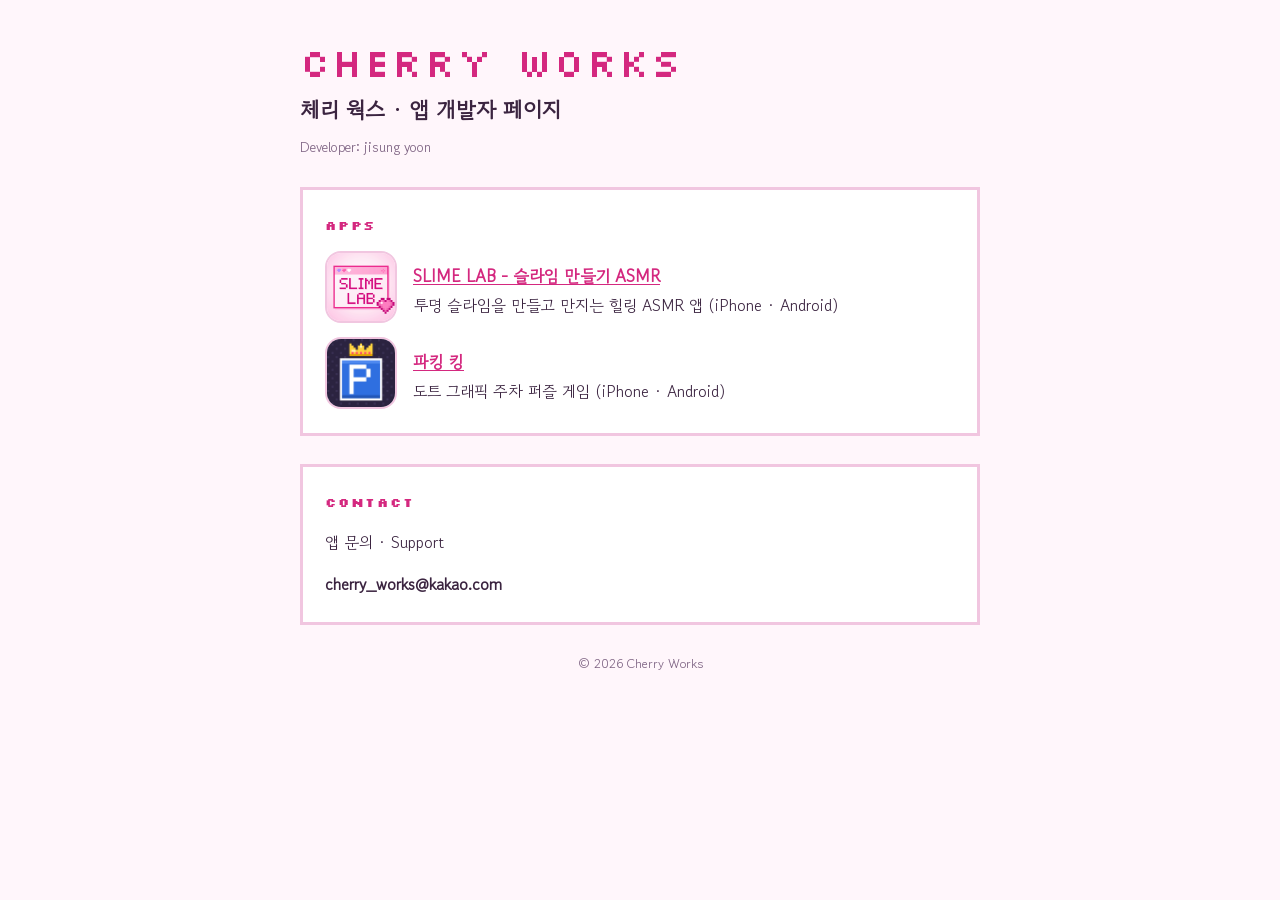
<file: index.html>
<!doctype html>
<html lang="ko">
<head>
<meta charset="utf-8">
<meta name="viewport" content="width=device-width, initial-scale=1">
<title>Cherry Works</title>
<meta name="description" content="Cherry Works에서 만든 앱과 고객 지원 안내">
<link rel="stylesheet" href="site.css">
</head>
<body>
<main>
  <header>
    <span class="mark">CHERRY WORKS</span>
    <h1>체리 웍스 · 앱 개발자 페이지</h1>
    <p class="meta">Developer: jisung yoon</p>
  </header>

  <section>
    <h2>Apps</h2>
    <div class="app">
      <img src="slime-lab/icon.png" alt="SLIME LAB 앱 아이콘" width="72" height="72">
      <div>
        <h3><a href="slime-lab/">SLIME LAB - 슬라임 만들기 ASMR</a></h3>
        <p>투명 슬라임을 만들고 만지는 힐링 ASMR 앱 (iPhone · Android)</p>
      </div>
    </div>
    <div class="app">
      <img src="parking-king/icon.png" alt="파킹 킹 앱 아이콘" width="72" height="72">
      <div>
        <h3><a href="parking-king/">파킹 킹</a></h3>
        <p>도트 그래픽 주차 퍼즐 게임 (iPhone · Android)</p>
      </div>
    </div>
  </section>

  <section>
    <h2>Contact</h2>
    <p>앱 문의 · Support</p>
    <p class="mail">cherry_works@kakao.com</p>
  </section>

  <footer>© 2026 Cherry Works</footer>
</main>
</body>
</html>
</file>
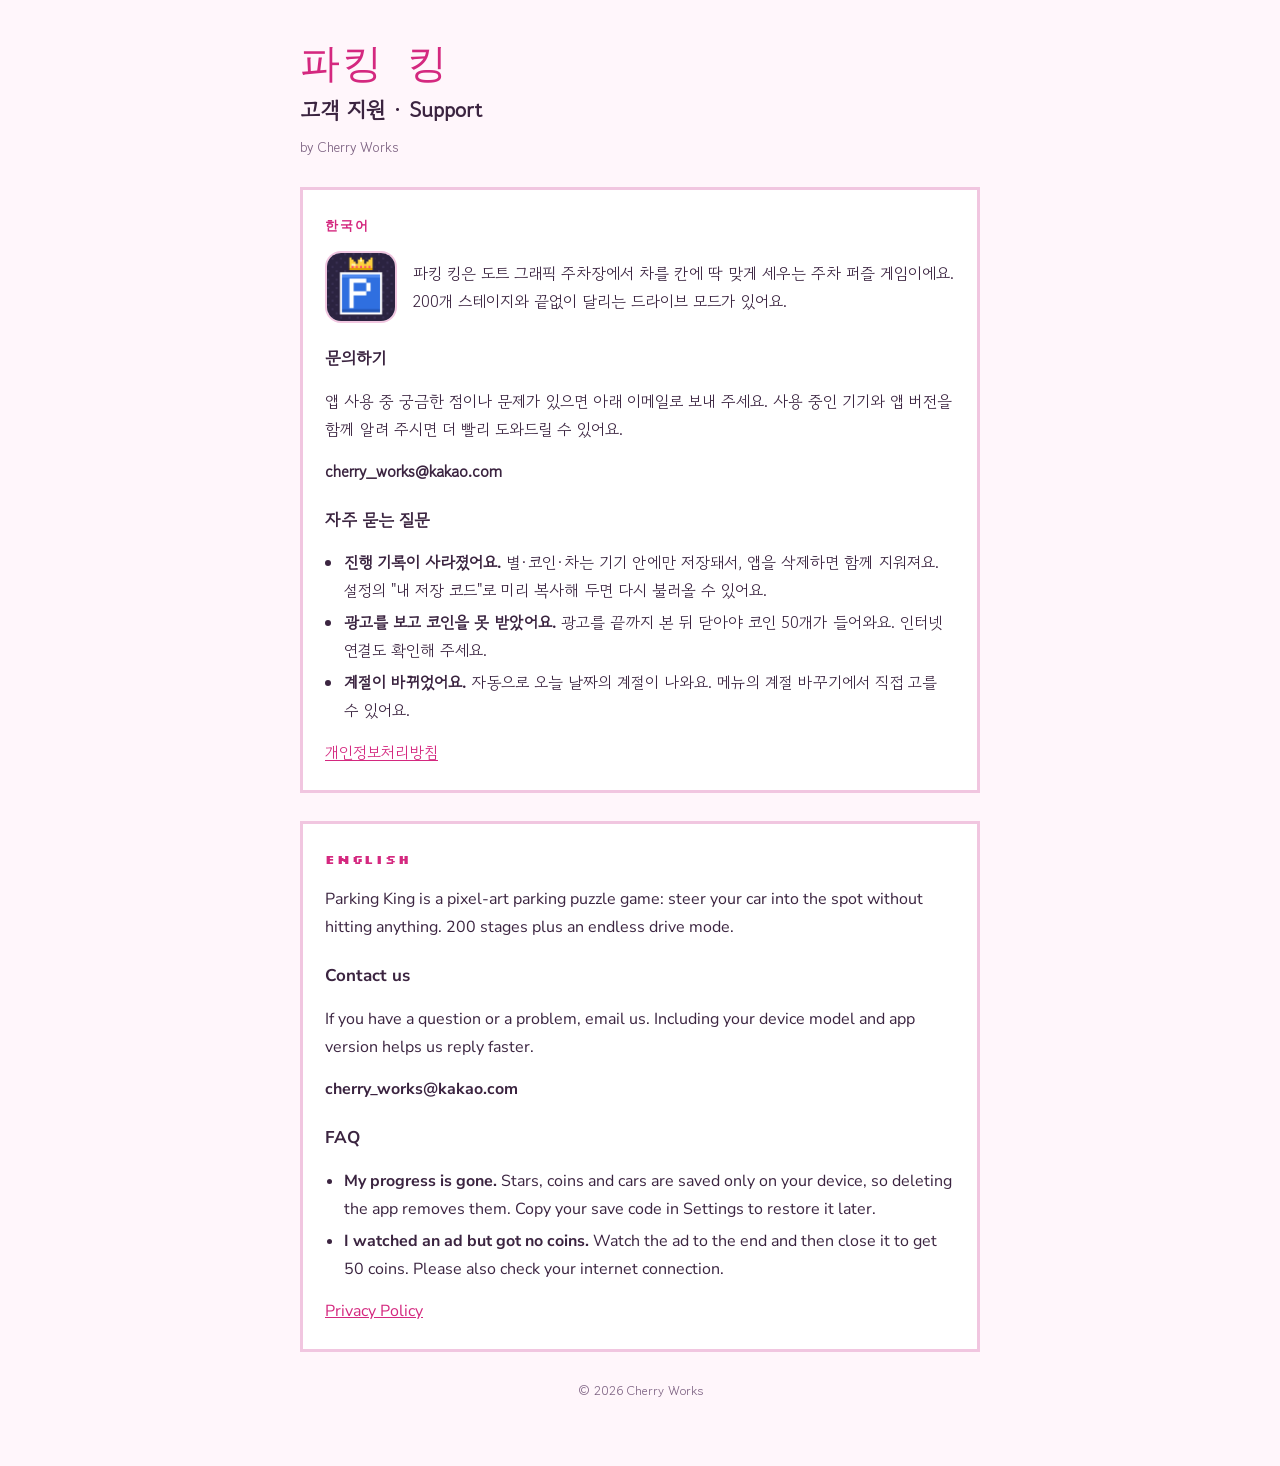
<file: parking-king/index.html>
<!doctype html>
<html lang="ko">
<head>
<meta charset="utf-8">
<meta name="viewport" content="width=device-width, initial-scale=1">
<title>파킹 킹 Support</title>
<meta name="description" content="파킹 킹 고객 지원 · Support">
<link rel="stylesheet" href="../site.css">
</head>
<body>
<main>
  <header>
    <a class="mark" href="../">파킹 킹</a>
    <h1>고객 지원 · Support</h1>
    <p class="meta">by Cherry Works</p>
  </header>

  <section lang="ko">
    <h2>한국어</h2>
    <div class="app">
      <img src="icon.png" alt="파킹 킹 앱 아이콘" width="72" height="72">
      <div><p>파킹 킹은 도트 그래픽 주차장에서 차를 칸에 딱 맞게 세우는 주차 퍼즐 게임이에요. 200개 스테이지와 끝없이 달리는 드라이브 모드가 있어요.</p></div>
    </div>
    <h3>문의하기</h3>
    <p>앱 사용 중 궁금한 점이나 문제가 있으면 아래 이메일로 보내 주세요. 사용 중인 기기와 앱 버전을 함께 알려 주시면 더 빨리 도와드릴 수 있어요.</p>
    <p class="mail">cherry_works@kakao.com</p>
    <h3>자주 묻는 질문</h3>
    <ul>
      <li><b>진행 기록이 사라졌어요.</b> 별·코인·차는 기기 안에만 저장돼서, 앱을 삭제하면 함께 지워져요. 설정의 "내 저장 코드"로 미리 복사해 두면 다시 불러올 수 있어요.</li>
      <li><b>광고를 보고 코인을 못 받았어요.</b> 광고를 끝까지 본 뒤 닫아야 코인 50개가 들어와요. 인터넷 연결도 확인해 주세요.</li>
      <li><b>계절이 바뀌었어요.</b> 자동으로 오늘 날짜의 계절이 나와요. 메뉴의 계절 바꾸기에서 직접 고를 수 있어요.</li>
    </ul>
    <p><a href="privacy.html">개인정보처리방침</a></p>
  </section>

  <section lang="en">
    <h2>English</h2>
    <p>Parking King is a pixel-art parking puzzle game: steer your car into the spot without hitting anything. 200 stages plus an endless drive mode.</p>
    <h3>Contact us</h3>
    <p>If you have a question or a problem, email us. Including your device model and app version helps us reply faster.</p>
    <p class="mail">cherry_works@kakao.com</p>
    <h3>FAQ</h3>
    <ul>
      <li><b>My progress is gone.</b> Stars, coins and cars are saved only on your device, so deleting the app removes them. Copy your save code in Settings to restore it later.</li>
      <li><b>I watched an ad but got no coins.</b> Watch the ad to the end and then close it to get 50 coins. Please also check your internet connection.</li>
    </ul>
    <p><a href="privacy.html">Privacy Policy</a></p>
  </section>

  <footer>© 2026 Cherry Works</footer>
</main>
</body>
</html>
</file>
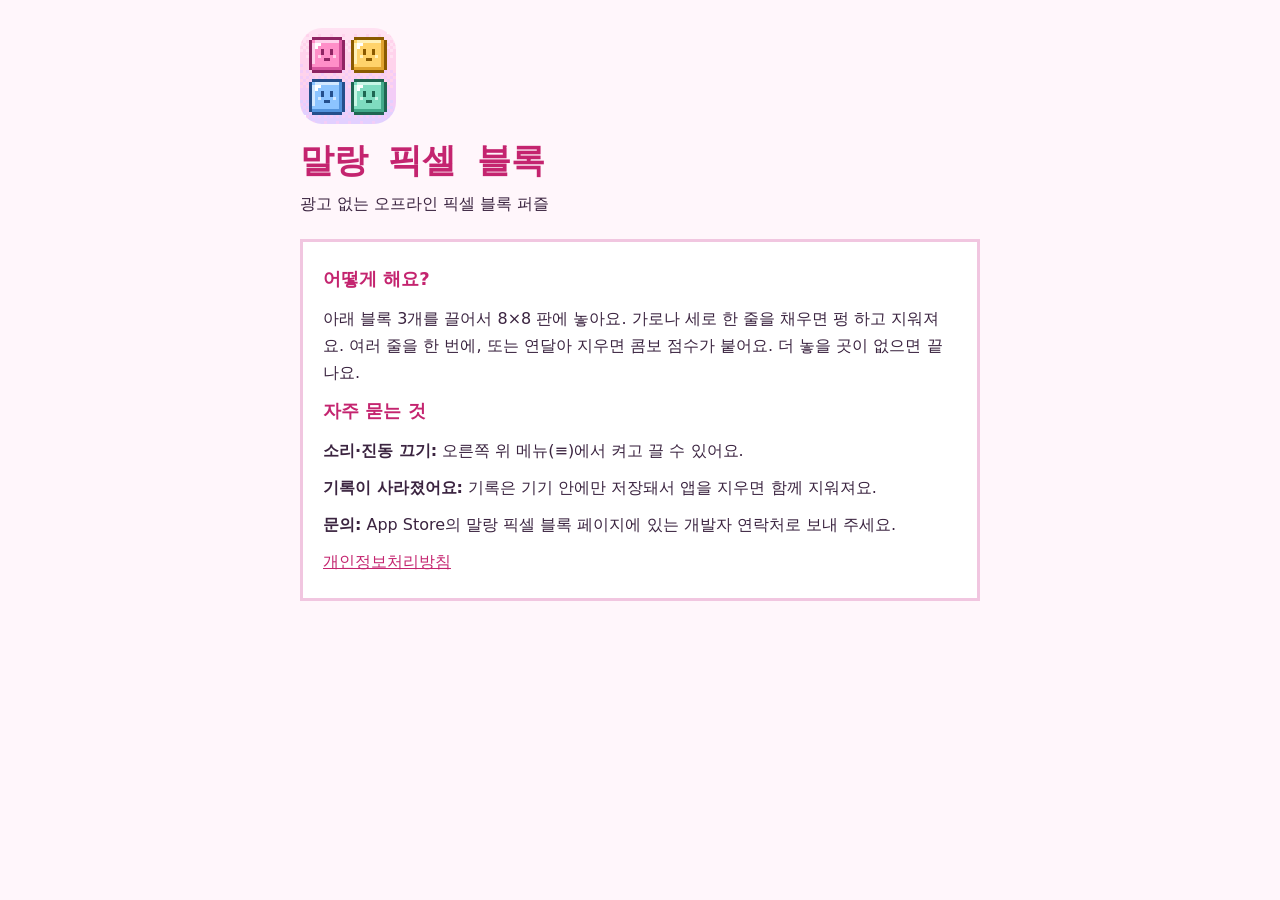
<file: pixel-block/index.html>
<!doctype html>
<html lang="ko">
<head>
<meta charset="utf-8">
<meta name="viewport" content="width=device-width, initial-scale=1, viewport-fit=cover">
<title>말랑 픽셀 블록</title>
<style>
:root{--bg:#fff6fb;--panel:#fff;--ink:#3b2440;--muted:#7d6282;--line:#f1c6e0;--accent:#c4246f}
@media (prefers-color-scheme: dark){:root:not([data-theme="light"]){--bg:#1d1420;--panel:#281b2c;--ink:#f6e8f2;--muted:#c3a6bd;--line:#553a57;--accent:#ff7fc0;color-scheme:dark}}
:root[data-theme="dark"]{--bg:#1d1420;--panel:#281b2c;--ink:#f6e8f2;--muted:#c3a6bd;--line:#553a57;--accent:#ff7fc0;color-scheme:dark}
*{box-sizing:border-box}
body{margin:0;background:var(--bg);color:var(--ink);font-family:"Apple SD Gothic Neo","Noto Sans KR",system-ui,-apple-system,sans-serif;font-size:16px;line-height:1.7;padding:max(28px,env(safe-area-inset-top)) 16px 48px}
main{max-width:680px;margin:0 auto;display:grid;gap:22px}
img{width:96px;height:96px;image-rendering:pixelated;border-radius:22px}
.mark{font-family:ui-monospace,Menlo,monospace;font-weight:700;color:var(--accent);font-size:clamp(24px,7vw,34px)}
section{background:var(--panel);border:3px solid var(--line);padding:22px 20px;display:grid;gap:10px}
h2{font-size:18px;margin:0;color:var(--accent)}
p{margin:0}
a{color:var(--accent)}
</style>
</head>
<body>
<main>
  <header><img src="icon.png" alt=""><div class="mark">말랑 픽셀 블록</div><p>광고 없는 오프라인 픽셀 블록 퍼즐</p></header>
  <section>
    <h2>어떻게 해요?</h2>
    <p>아래 블록 3개를 끌어서 8×8 판에 놓아요. 가로나 세로 한 줄을 채우면 펑 하고 지워져요. 여러 줄을 한 번에, 또는 연달아 지우면 콤보 점수가 붙어요. 더 놓을 곳이 없으면 끝나요.</p>
    <h2>자주 묻는 것</h2>
    <p><b>소리·진동 끄기:</b> 오른쪽 위 메뉴(≡)에서 켜고 끌 수 있어요.</p>
    <p><b>기록이 사라졌어요:</b> 기록은 기기 안에만 저장돼서 앱을 지우면 함께 지워져요.</p>
    <p><b>문의:</b> App Store의 말랑 픽셀 블록 페이지에 있는 개발자 연락처로 보내 주세요.</p>
    <p><a href="privacy.html">개인정보처리방침</a></p>
  </section>
</main>
</body>
</html>
</file>
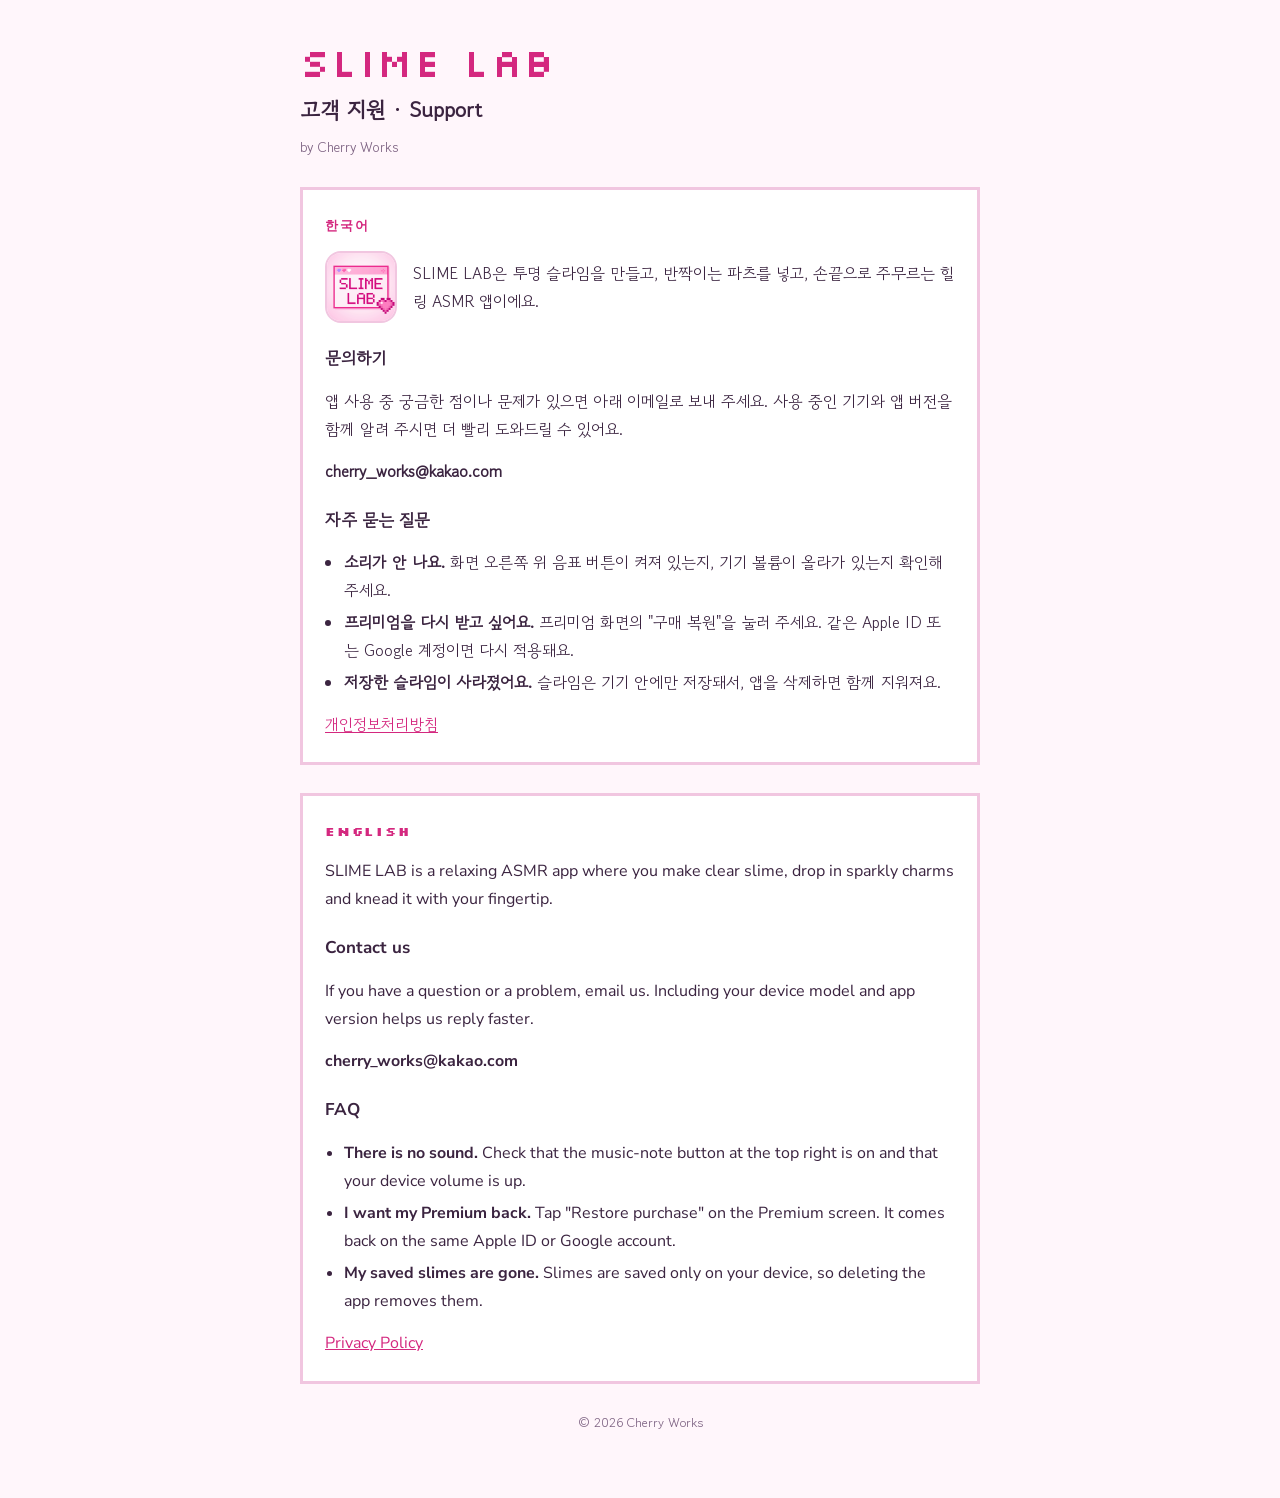
<file: slime-lab/index.html>
<!doctype html>
<html lang="ko">
<head>
<meta charset="utf-8">
<meta name="viewport" content="width=device-width, initial-scale=1">
<meta name="apple-itunes-app" content="app-id=6817754472">
<title>SLIME LAB Support</title>
<meta name="description" content="SLIME LAB 고객 지원 · Support">
<link rel="stylesheet" href="../site.css">
</head>
<body>
<main>
  <header>
    <a class="mark" href="../">SLIME LAB</a>
    <h1>고객 지원 · Support</h1>
    <p class="meta">by Cherry Works</p>
  </header>

  <section lang="ko">
    <h2>한국어</h2>
    <div class="app">
      <img src="icon.png" alt="SLIME LAB 앱 아이콘" width="72" height="72">
      <div><p>SLIME LAB은 투명 슬라임을 만들고, 반짝이는 파츠를 넣고, 손끝으로 주무르는 힐링 ASMR 앱이에요.</p></div>
    </div>
    <h3>문의하기</h3>
    <p>앱 사용 중 궁금한 점이나 문제가 있으면 아래 이메일로 보내 주세요. 사용 중인 기기와 앱 버전을 함께 알려 주시면 더 빨리 도와드릴 수 있어요.</p>
    <p class="mail">cherry_works@kakao.com</p>
    <h3>자주 묻는 질문</h3>
    <ul>
      <li><b>소리가 안 나요.</b> 화면 오른쪽 위 음표 버튼이 켜져 있는지, 기기 볼륨이 올라가 있는지 확인해 주세요.</li>
      <li><b>프리미엄을 다시 받고 싶어요.</b> 프리미엄 화면의 "구매 복원"을 눌러 주세요. 같은 Apple ID 또는 Google 계정이면 다시 적용돼요.</li>
      <li><b>저장한 슬라임이 사라졌어요.</b> 슬라임은 기기 안에만 저장돼서, 앱을 삭제하면 함께 지워져요.</li>
    </ul>
    <p><a href="privacy.html">개인정보처리방침</a></p>
  </section>

  <section lang="en">
    <h2>English</h2>
    <p>SLIME LAB is a relaxing ASMR app where you make clear slime, drop in sparkly charms and knead it with your fingertip.</p>
    <h3>Contact us</h3>
    <p>If you have a question or a problem, email us. Including your device model and app version helps us reply faster.</p>
    <p class="mail">cherry_works@kakao.com</p>
    <h3>FAQ</h3>
    <ul>
      <li><b>There is no sound.</b> Check that the music-note button at the top right is on and that your device volume is up.</li>
      <li><b>I want my Premium back.</b> Tap "Restore purchase" on the Premium screen. It comes back on the same Apple ID or Google account.</li>
      <li><b>My saved slimes are gone.</b> Slimes are saved only on your device, so deleting the app removes them.</li>
    </ul>
    <p><a href="privacy.html">Privacy Policy</a></p>
  </section>

  <footer>© 2026 Cherry Works</footer>
</main>
</body>
</html>
</file>
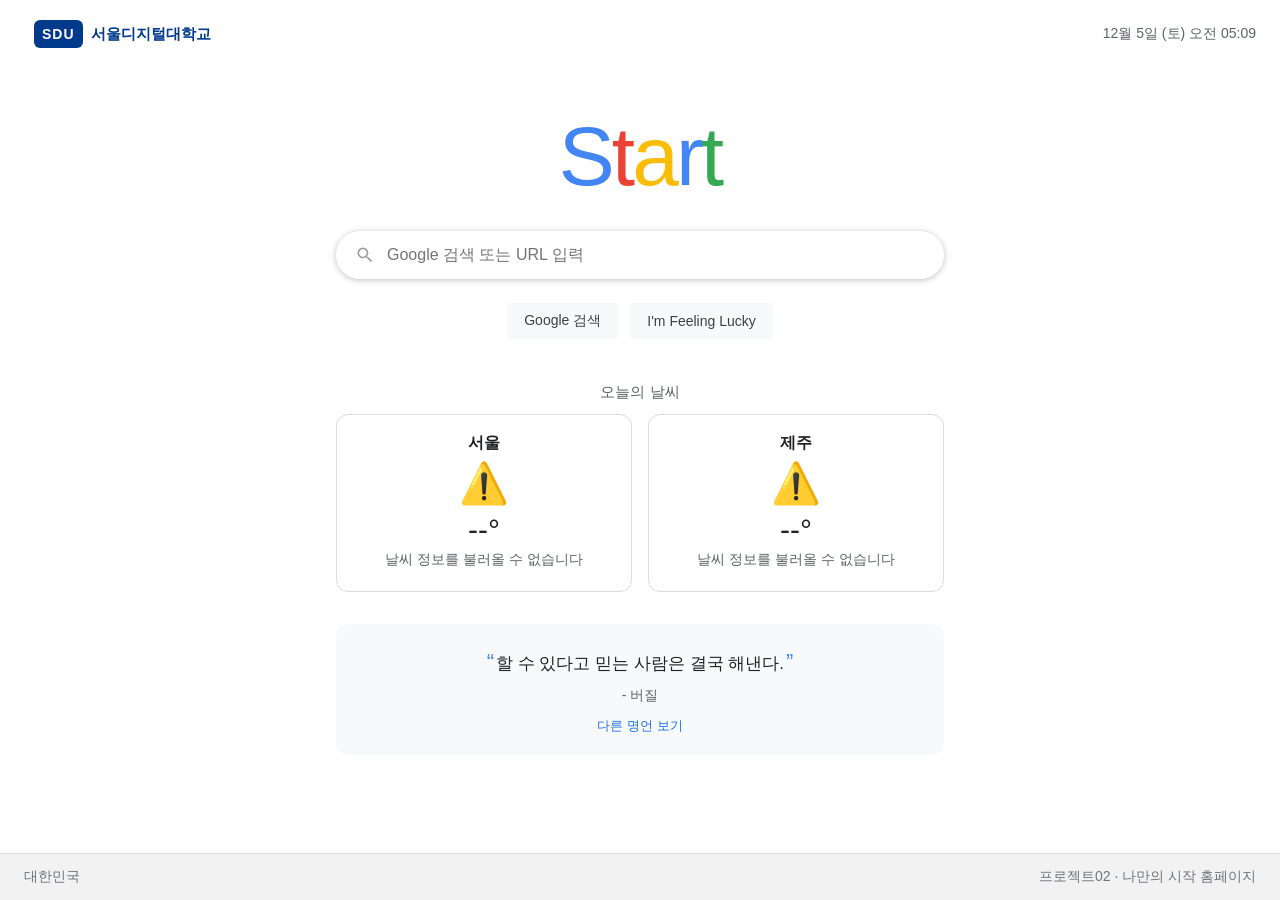
<file: vibeCoding_02_startpage/index.html>
<!DOCTYPE html>
<html lang="ko">
<head>
  <meta charset="UTF-8">
  <meta name="viewport" content="width=device-width, initial-scale=1.0">
  <title>나만의 시작 홈페이지</title>
  <link rel="stylesheet" href="style.css">
</head>
<body>
  <header class="top-bar">
    <a class="sdu-logo" href="https://www.sdu.ac.kr" target="_blank" rel="noopener" title="서울디지털대학교 홈페이지">
      <span class="sdu-mark">SDU</span>
      <span class="sdu-name">서울디지털대학교</span>
    </a>
    <div class="clock" id="clock"></div>
  </header>

  <main class="container">
    <div class="brand" aria-hidden="true">
      <span class="c1">S</span><span class="c2">t</span><span class="c3">a</span><span class="c1">r</span><span class="c4">t</span>
    </div>

    <form class="search-box" action="https://www.google.com/search" method="get" target="_blank">
      <svg class="search-icon" viewBox="0 0 24 24" width="20" height="20" aria-hidden="true">
        <path fill="#9aa0a6" d="M15.5 14h-.79l-.28-.27A6.47 6.47 0 0 0 16 9.5 6.5 6.5 0 1 0 9.5 16c1.61 0 3.09-.59 4.23-1.57l.27.28v.79l5 4.99L20.49 19l-4.99-5zm-6 0C7.01 14 5 11.99 5 9.5S7.01 5 9.5 5 14 7.01 14 9.5 11.99 14 9.5 14z"/>
      </svg>
      <input type="text" name="q" id="search-input" placeholder="Google 검색 또는 URL 입력" autocomplete="off" autofocus>
    </form>
    <div class="search-buttons">
      <button type="button" id="search-btn">Google 검색</button>
      <button type="button" id="lucky-btn">I'm Feeling Lucky</button>
    </div>

    <section class="weather-section">
      <h2>오늘의 날씨</h2>
      <div class="weather-cards">
        <div class="weather-card" id="weather-seoul">
          <div class="city">서울</div>
          <div class="icon">⏳</div>
          <div class="temp">--°</div>
          <div class="desc">불러오는 중...</div>
          <div class="minmax"></div>
        </div>
        <div class="weather-card" id="weather-jeju">
          <div class="city">제주</div>
          <div class="icon">⏳</div>
          <div class="temp">--°</div>
          <div class="desc">불러오는 중...</div>
          <div class="minmax"></div>
        </div>
      </div>
    </section>

    <section class="quote-section">
      <p class="quote" id="quote-text"></p>
      <p class="author" id="quote-author"></p>
      <button type="button" class="quote-btn" id="quote-btn">다른 명언 보기</button>
    </section>
  </main>

  <footer class="footer">
    <span>대한민국</span>
    <span>프로젝트02 · 나만의 시작 홈페이지</span>
  </footer>

  <script src="script.js"></script>
</body>
</html>
</file>
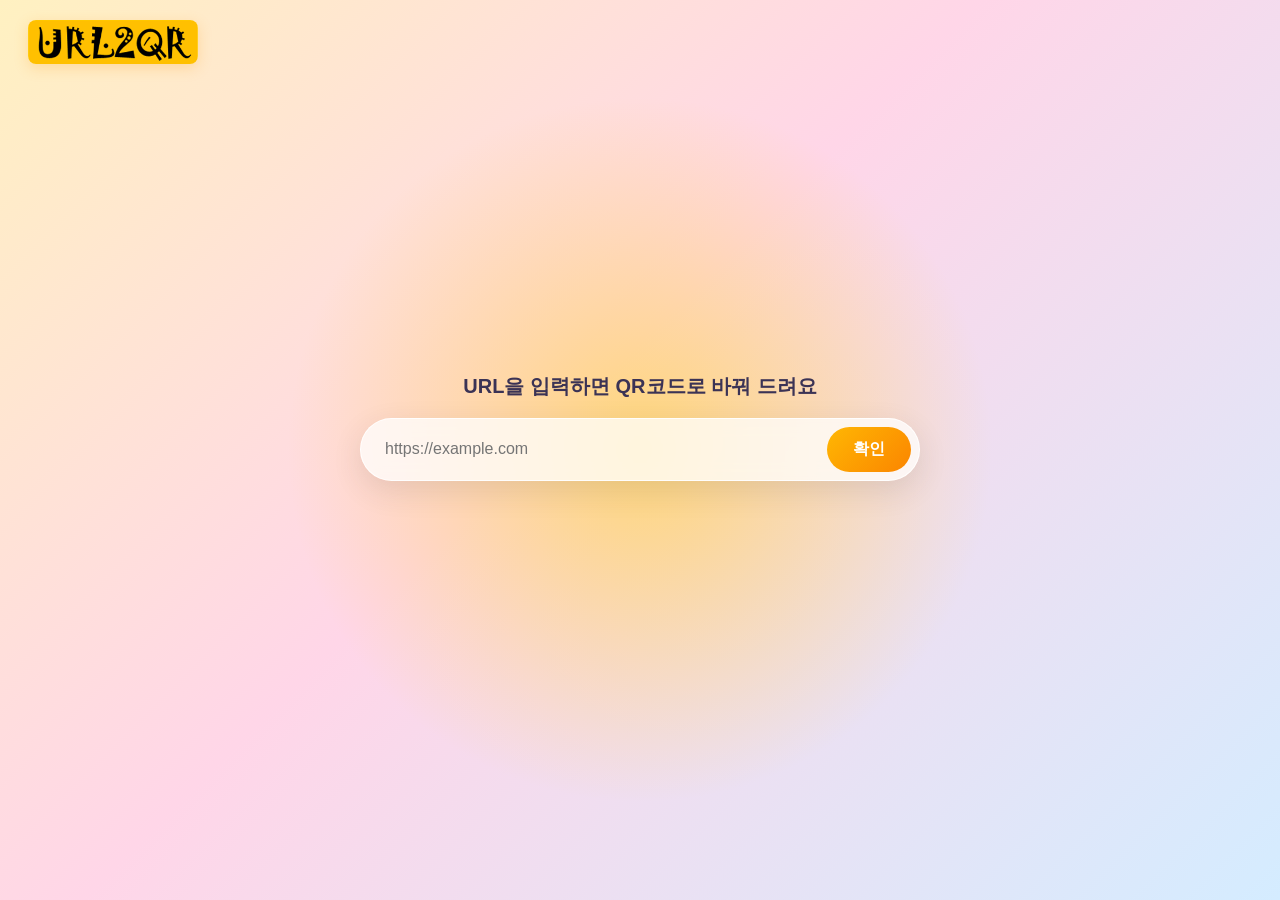
<file: vibeCoding_04_url2qr/index.html>
<!DOCTYPE html>
<html lang="ko">
<head>
  <meta charset="UTF-8">
  <meta name="viewport" content="width=device-width, initial-scale=1.0">
  <title>URL2QR - QR코드 생성기</title>
  <link rel="stylesheet" href="style.css">
</head>
<body>
  <div class="bg" id="bg"></div>

  <header class="header">
    <a href="./"><img src="img/logo.png" alt="URL2QR 로고" class="logo"></a>
  </header>

  <main class="main">
    <div id="qr-area" class="qr-area hidden">
      <div class="qr-card">
        <div id="qrcode" class="qr-box" title="클릭하면 JPG로 다운로드됩니다"></div>
        <p class="hint">QR코드를 클릭하면 JPG 파일로 다운로드됩니다</p>
      </div>
    </div>

    <div id="input-area" class="input-area center">
      <p class="lead">URL을 입력하면 QR코드로 바꿔 드려요</p>
      <div class="input-wrap">
        <input type="url" id="url-input" placeholder="https://example.com" autocomplete="off">
        <button id="generate-btn">확인</button>
      </div>
    </div>
  </main>

  <script src="qrcode.js"></script>
  <script src="script.js"></script>
</body>
</html>
</file>
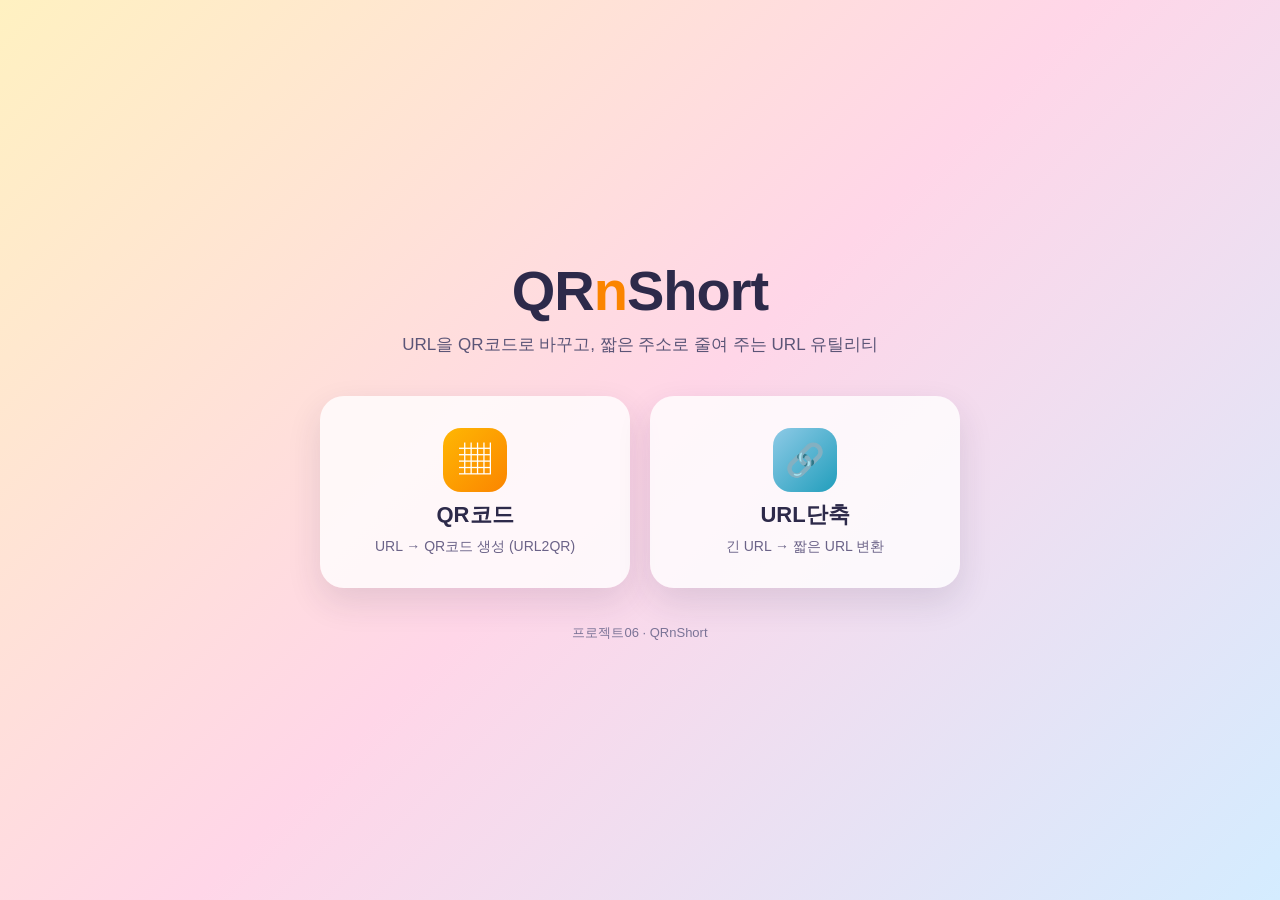
<file: vibeCoding_06_qrNshort/index.html>
<!DOCTYPE html>
<html lang="ko">
<head>
  <meta charset="UTF-8">
  <meta name="viewport" content="width=device-width, initial-scale=1.0">
  <title>QRnShort - URL 유틸리티</title>
  <link rel="stylesheet" href="style.css">
</head>
<body>
  <main class="wrap">
    <h1 class="title">QR<span>n</span>Short</h1>
    <p class="subtitle">URL을 QR코드로 바꾸고, 짧은 주소로 줄여 주는 URL 유틸리티</p>

    <div class="menu">
      <a class="menu-btn qr" href="url2qr/index.html">
        <span class="icon">▦</span>
        <span class="label">QR코드</span>
        <span class="desc">URL → QR코드 생성 (URL2QR)</span>
      </a>
      <a class="menu-btn short" href="urlShort/index.html">
        <span class="icon">🔗</span>
        <span class="label">URL단축</span>
        <span class="desc">긴 URL → 짧은 URL 변환</span>
      </a>
    </div>

    <footer class="foot">프로젝트06 · QRnShort</footer>
  </main>
</body>
</html>
</file>
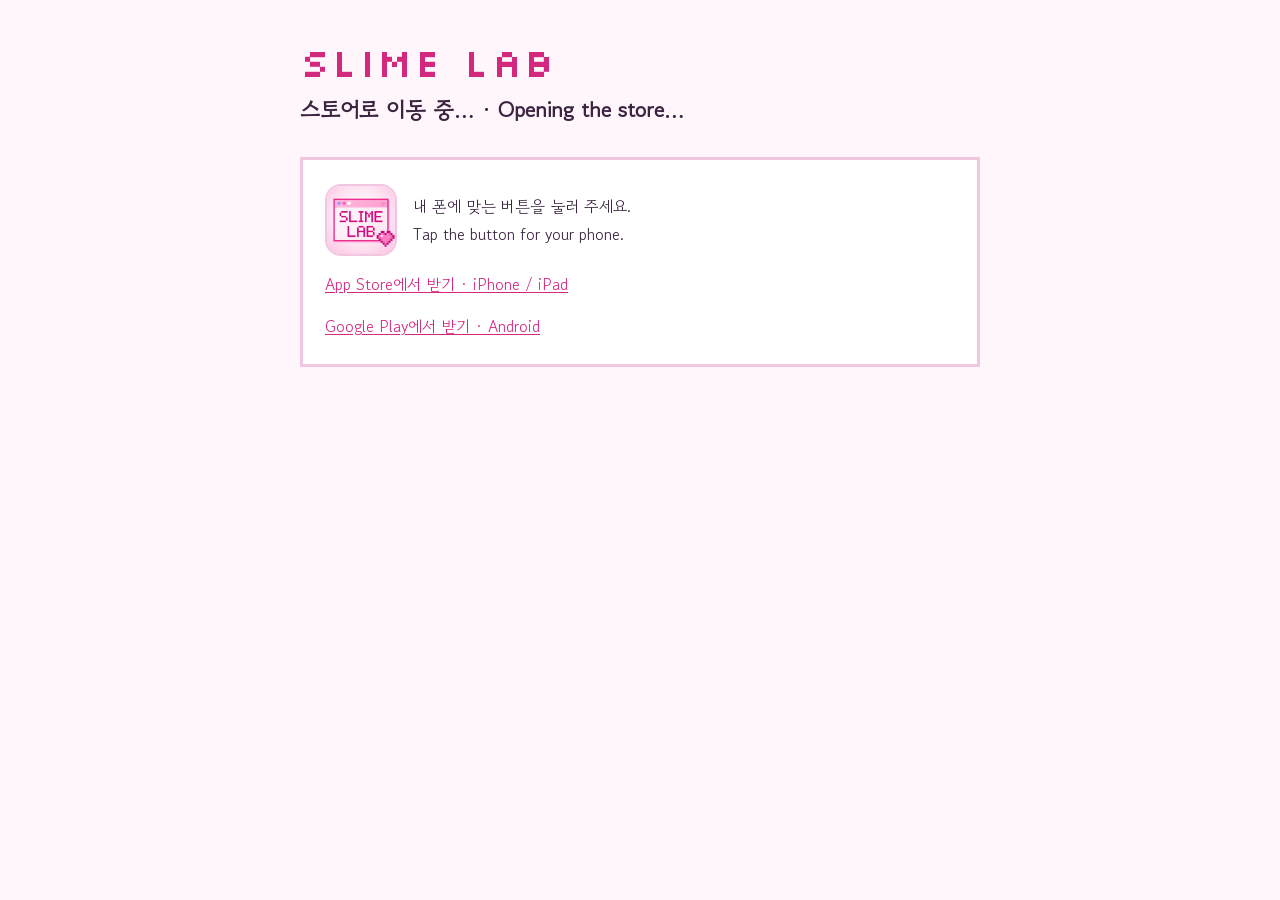
<file: slime-lab/get/index.html>
<!doctype html>
<html lang="ko">
<head>
<meta charset="utf-8">
<meta name="viewport" content="width=device-width, initial-scale=1">
<title>SLIME LAB · 슬라임랩</title>
<meta name="description" content="투명 슬라임 만들고 조물조물 만지는 ASMR 앱 · 아이폰·안드로이드">
<meta name="apple-itunes-app" content="app-id=6817754472">
<meta property="og:title" content="SLIME LAB 슬라임랩 🫧">
<meta property="og:description" content="투명 슬라임 만들고 조물조물 · 진짜 슬라임 소리 · 아이폰·안드로이드">
<meta property="og:image" content="https://yoonwork.github.io/slime-lab/share.png">
<meta property="og:url" content="https://yoonwork.github.io/slime-lab/get/">
<meta name="twitter:card" content="summary_large_image">
<link rel="stylesheet" href="../../site.css">
<script>
  // 폰 종류에 맞는 스토어로 바로 보내요: 안드로이드 → 구글 플레이, 아이폰·아이패드 → 앱스토어. 컴퓨터는 두 버튼을 보여줘요.
  // (iOS에 앱이 깔려 있고 유니버설 링크가 되면 이 페이지가 뜨기 전에 앱이 열려요.)
  var ua = navigator.userAgent || "";
  var IOS = "https://apps.apple.com/app/id6817754472", PLAY = "https://play.google.com/store/apps/details?id=com.clearslimelab.app";
  if (/Android/i.test(ua)) location.replace(PLAY);
  else if (/iPhone|iPad|iPod/i.test(ua) || (navigator.platform === "MacIntel" && navigator.maxTouchPoints > 1)) location.replace(IOS);
</script>
</head>
<body>
<main>
  <header>
    <span class="mark">SLIME LAB</span>
    <h1>스토어로 이동 중… · Opening the store…</h1>
  </header>
  <section>
    <div class="app">
      <img src="../icon.png" alt="SLIME LAB 앱 아이콘" width="72" height="72">
      <div><p>내 폰에 맞는 버튼을 눌러 주세요.<br>Tap the button for your phone.</p></div>
    </div>
    <p><a href="https://apps.apple.com/app/id6817754472">App Store에서 받기 · iPhone / iPad</a></p>
    <p><a href="https://play.google.com/store/apps/details?id=com.clearslimelab.app">Google Play에서 받기 · Android</a></p>
  </section>
</main>
</body>
</html>
</file>
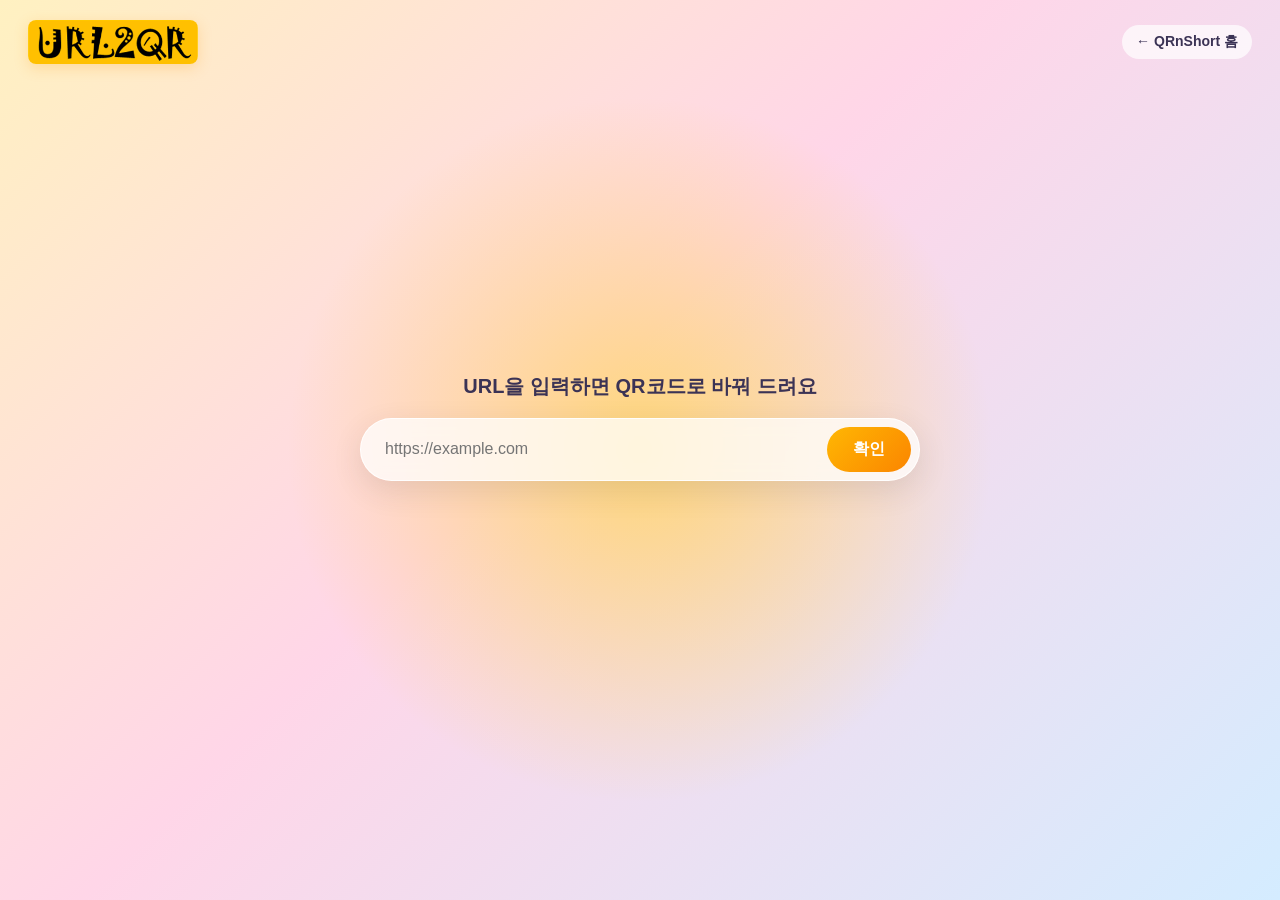
<file: vibeCoding_06_qrNshort/url2qr/index.html>
<!DOCTYPE html>
<html lang="ko">
<head>
  <meta charset="UTF-8">
  <meta name="viewport" content="width=device-width, initial-scale=1.0">
  <title>URL2QR - QR코드 생성기</title>
  <link rel="stylesheet" href="style.css">
</head>
<body>
  <div class="bg" id="bg"></div>

  <header class="header">
    <a href="./"><img src="img/logo.png" alt="URL2QR 로고" class="logo"></a>
    <a href="../" class="home-link">← QRnShort 홈</a>
  </header>

  <main class="main">
    <div id="qr-area" class="qr-area hidden">
      <div class="qr-card">
        <div id="qrcode" class="qr-box" title="클릭하면 JPG로 다운로드됩니다"></div>
        <p class="hint">QR코드를 클릭하면 JPG 파일로 다운로드됩니다</p>
      </div>
    </div>

    <div id="input-area" class="input-area center">
      <p class="lead">URL을 입력하면 QR코드로 바꿔 드려요</p>
      <div class="input-wrap">
        <input type="url" id="url-input" placeholder="https://example.com" autocomplete="off">
        <button id="generate-btn">확인</button>
      </div>
    </div>
  </main>

  <script src="qrcode.js"></script>
  <script src="script.js"></script>
</body>
</html>
</file>
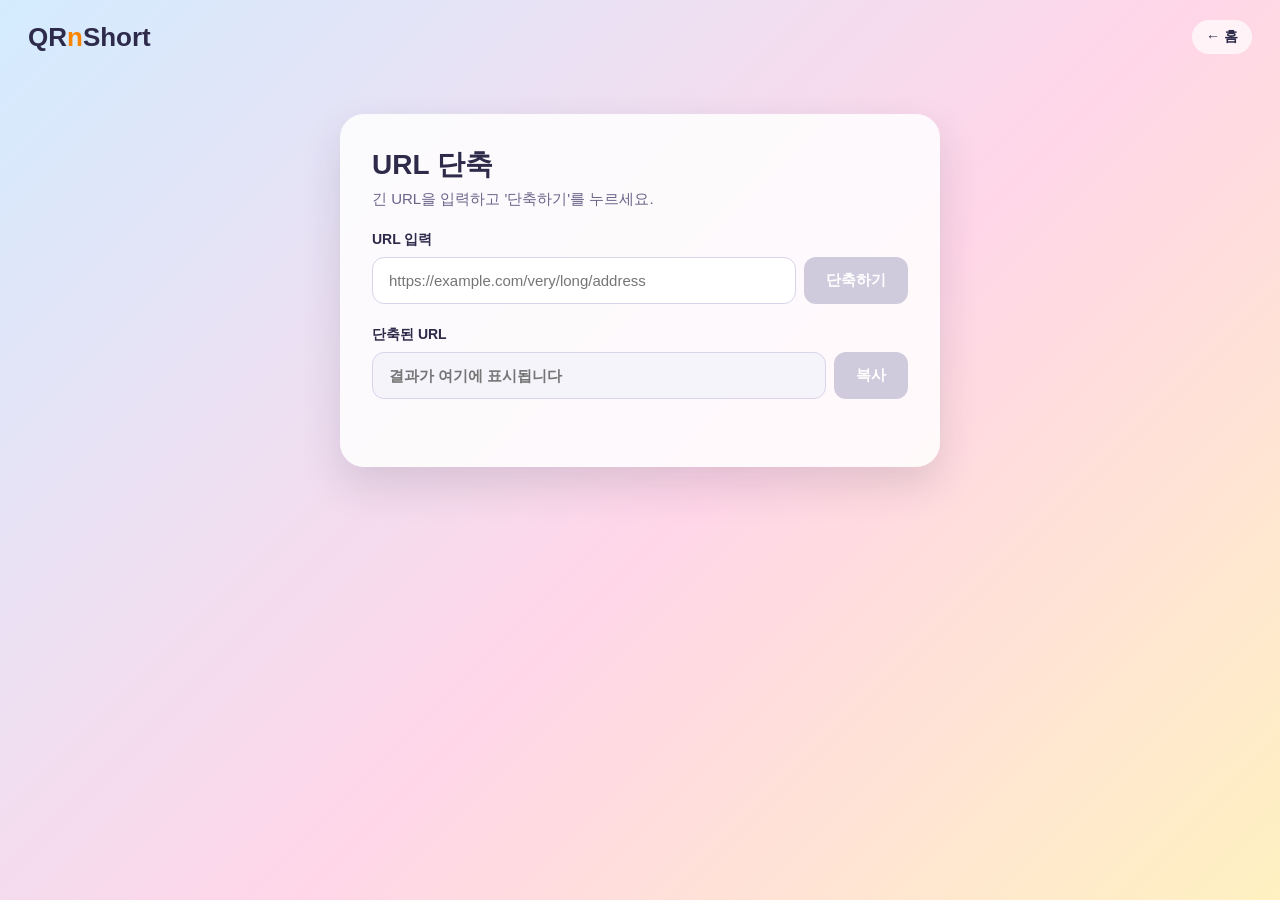
<file: vibeCoding_06_qrNshort/urlShort/index.html>
<!DOCTYPE html>
<html lang="ko">
<head>
  <meta charset="UTF-8">
  <meta name="viewport" content="width=device-width, initial-scale=1.0">
  <title>URL단축 - QRnShort</title>
  <link rel="stylesheet" href="style.css">
</head>
<body>
  <header class="header">
    <a href="../" class="brand">QR<span>n</span>Short</a>
    <a href="../" class="home-link">← 홈</a>
  </header>

  <main class="card">
    <h1>URL 단축</h1>
    <p class="sub">긴 URL을 입력하고 '단축하기'를 누르세요.</p>

    <label for="url-input" class="field-label">URL 입력</label>
    <div class="row">
      <input type="url" id="url-input" placeholder="https://example.com/very/long/address" autocomplete="off">
      <button id="shorten-btn" disabled>단축하기</button>
    </div>

    <label for="result" class="field-label">단축된 URL</label>
    <div class="row">
      <input type="text" id="result" readonly placeholder="결과가 여기에 표시됩니다">
      <button id="copy-btn" class="secondary" disabled>복사</button>
    </div>

    <p id="message" class="message"></p>

    <a id="to-qr" class="to-qr hidden" href="../url2qr/index.html">▦ 단축 URL을 QR코드로 만들기</a>
  </main>

  <script src="script.js?v=2"></script>
</body>
</html>
</file>
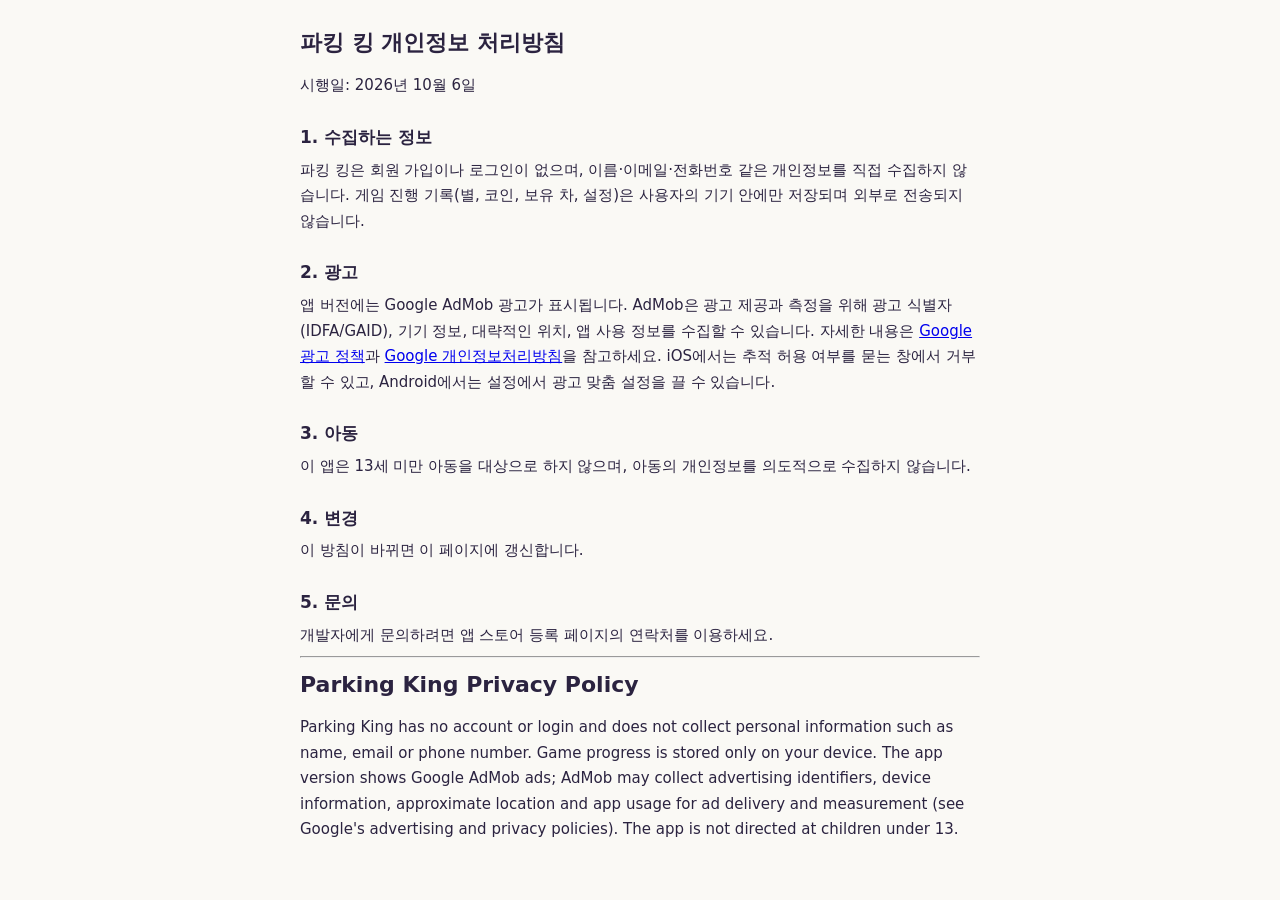
<file: parking-king/privacy.html>
<!doctype html>
<html lang="ko">
<head>
<meta charset="utf-8">
<meta name="viewport" content="width=device-width,initial-scale=1">
<title>파킹 킹 개인정보 처리방침</title>
<style>
body{margin:0;padding:24px 16px;font:15px/1.7 system-ui,-apple-system,"Apple SD Gothic Neo","Noto Sans KR",sans-serif;background:#faf9f5;color:#2b2340;max-width:680px;margin-inline:auto}
h1{font-size:22px;margin:0 0 12px}h2{font-size:17px;margin:24px 0 6px}p,li{margin:0 0 8px}
</style>
</head>
<body>
<h1>파킹 킹 개인정보 처리방침</h1>
<p>시행일: 2026년 10월 6일</p>
<h2>1. 수집하는 정보</h2>
<p>파킹 킹은 회원 가입이나 로그인이 없으며, 이름·이메일·전화번호 같은 개인정보를 직접 수집하지 않습니다. 게임 진행 기록(별, 코인, 보유 차, 설정)은 사용자의 기기 안에만 저장되며 외부로 전송되지 않습니다.</p>
<h2>2. 광고</h2>
<p>앱 버전에는 Google AdMob 광고가 표시됩니다. AdMob은 광고 제공과 측정을 위해 광고 식별자(IDFA/GAID), 기기 정보, 대략적인 위치, 앱 사용 정보를 수집할 수 있습니다. 자세한 내용은 <a href="https://policies.google.com/technologies/ads">Google 광고 정책</a>과 <a href="https://policies.google.com/privacy">Google 개인정보처리방침</a>을 참고하세요. iOS에서는 추적 허용 여부를 묻는 창에서 거부할 수 있고, Android에서는 설정에서 광고 맞춤 설정을 끌 수 있습니다.</p>
<h2>3. 아동</h2>
<p>이 앱은 13세 미만 아동을 대상으로 하지 않으며, 아동의 개인정보를 의도적으로 수집하지 않습니다.</p>
<h2>4. 변경</h2>
<p>이 방침이 바뀌면 이 페이지에 갱신합니다.</p>
<h2>5. 문의</h2>
<p>개발자에게 문의하려면 앱 스토어 등록 페이지의 연락처를 이용하세요.</p>
<hr>
<h1>Parking King Privacy Policy</h1>
<p>Parking King has no account or login and does not collect personal information such as name, email or phone number. Game progress is stored only on your device. The app version shows Google AdMob ads; AdMob may collect advertising identifiers, device information, approximate location and app usage for ad delivery and measurement (see Google's advertising and privacy policies). The app is not directed at children under 13.</p>
</body>
</html>
</file>
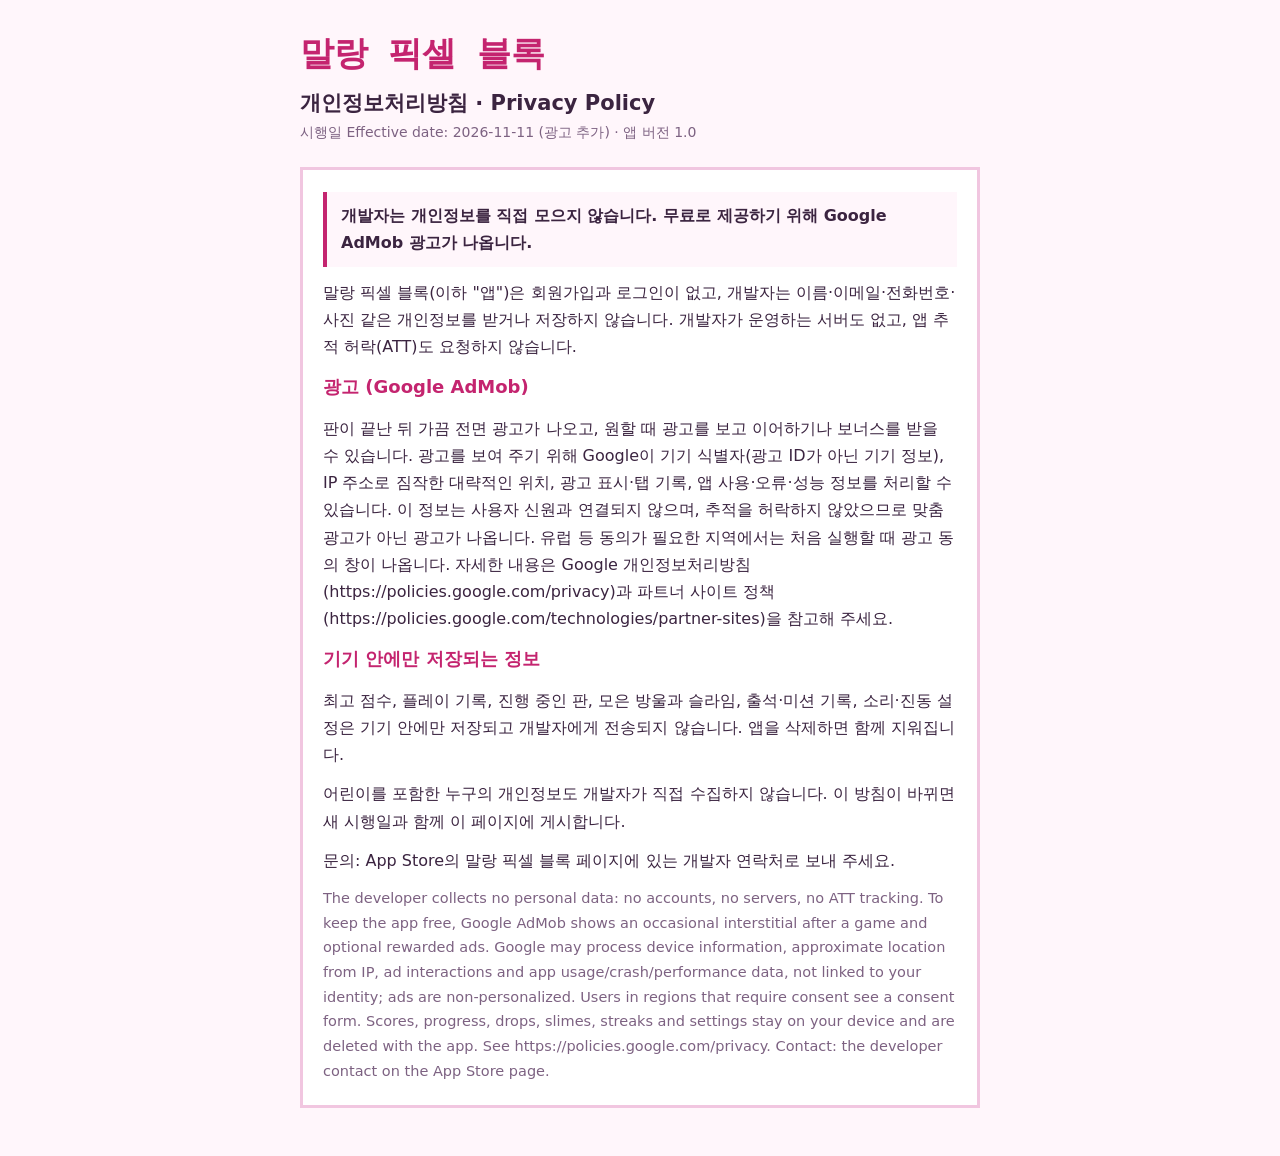
<file: pixel-block/privacy.html>
<!doctype html>
<html lang="ko">
<head>
<meta charset="utf-8">
<meta name="viewport" content="width=device-width, initial-scale=1, viewport-fit=cover">
<title>말랑 픽셀 블록 개인정보처리방침</title>
<style>
:root{--bg:#fff6fb;--panel:#fff;--ink:#3b2440;--muted:#7d6282;--line:#f1c6e0;--accent:#c4246f}
@media (prefers-color-scheme: dark){:root:not([data-theme="light"]){--bg:#1d1420;--panel:#281b2c;--ink:#f6e8f2;--muted:#c3a6bd;--line:#553a57;--accent:#ff7fc0;color-scheme:dark}}
:root[data-theme="dark"]{--bg:#1d1420;--panel:#281b2c;--ink:#f6e8f2;--muted:#c3a6bd;--line:#553a57;--accent:#ff7fc0;color-scheme:dark}
*{box-sizing:border-box}
body{margin:0;background:var(--bg);color:var(--ink);font-family:"Apple SD Gothic Neo","Noto Sans KR",system-ui,-apple-system,sans-serif;font-size:16px;line-height:1.7;padding:max(28px,env(safe-area-inset-top)) 16px 48px}
main{max-width:680px;margin:0 auto;display:grid;gap:22px}
.mark{font-family:ui-monospace,Menlo,monospace;font-weight:700;color:var(--accent);font-size:clamp(24px,7vw,34px)}
h1{font-size:21px;margin:0}
.meta{color:var(--muted);font-size:14px;margin:0}
section{background:var(--panel);border:3px solid var(--line);padding:22px 20px;display:grid;gap:12px}
h2{font-size:18px;margin:0;color:var(--accent)}
p{margin:0}
.summary{border-left:4px solid var(--accent);padding:10px 14px;background:var(--bg);font-weight:700}
.en{color:var(--muted);font-size:14.5px}
</style>
</head>
<body>
<main>
  <header>
    <div class="mark">말랑 픽셀 블록</div>
    <h1>개인정보처리방침 · Privacy Policy</h1>
    <p class="meta">시행일 Effective date: 2026-11-11 (광고 추가) · 앱 버전 1.0</p>
  </header>
  <section>
    <p class="summary">개발자는 개인정보를 직접 모으지 않습니다. 무료로 제공하기 위해 Google AdMob 광고가 나옵니다.</p>
    <p>말랑 픽셀 블록(이하 "앱")은 회원가입과 로그인이 없고, 개발자는 이름·이메일·전화번호·사진 같은 개인정보를 받거나 저장하지 않습니다. 개발자가 운영하는 서버도 없고, 앱 추적 허락(ATT)도 요청하지 않습니다.</p>
    <h2>광고 (Google AdMob)</h2>
    <p>판이 끝난 뒤 가끔 전면 광고가 나오고, 원할 때 광고를 보고 이어하기나 보너스를 받을 수 있습니다. 광고를 보여 주기 위해 Google이 기기 식별자(광고 ID가 아닌 기기 정보), IP 주소로 짐작한 대략적인 위치, 광고 표시·탭 기록, 앱 사용·오류·성능 정보를 처리할 수 있습니다. 이 정보는 사용자 신원과 연결되지 않으며, 추적을 허락하지 않았으므로 맞춤 광고가 아닌 광고가 나옵니다. 유럽 등 동의가 필요한 지역에서는 처음 실행할 때 광고 동의 창이 나옵니다. 자세한 내용은 Google 개인정보처리방침(https://policies.google.com/privacy)과 파트너 사이트 정책(https://policies.google.com/technologies/partner-sites)을 참고해 주세요.</p>
    <h2>기기 안에만 저장되는 정보</h2>
    <p>최고 점수, 플레이 기록, 진행 중인 판, 모은 방울과 슬라임, 출석·미션 기록, 소리·진동 설정은 기기 안에만 저장되고 개발자에게 전송되지 않습니다. 앱을 삭제하면 함께 지워집니다.</p>
    <p>어린이를 포함한 누구의 개인정보도 개발자가 직접 수집하지 않습니다. 이 방침이 바뀌면 새 시행일과 함께 이 페이지에 게시합니다.</p>
    <p>문의: App Store의 말랑 픽셀 블록 페이지에 있는 개발자 연락처로 보내 주세요.</p>
    <p class="en">The developer collects no personal data: no accounts, no servers, no ATT tracking. To keep the app free, Google AdMob shows an occasional interstitial after a game and optional rewarded ads. Google may process device information, approximate location from IP, ad interactions and app usage/crash/performance data, not linked to your identity; ads are non-personalized. Users in regions that require consent see a consent form. Scores, progress, drops, slimes, streaks and settings stay on your device and are deleted with the app. See https://policies.google.com/privacy. Contact: the developer contact on the App Store page.</p>
  </section>
</main>
</body>
</html>
</file>
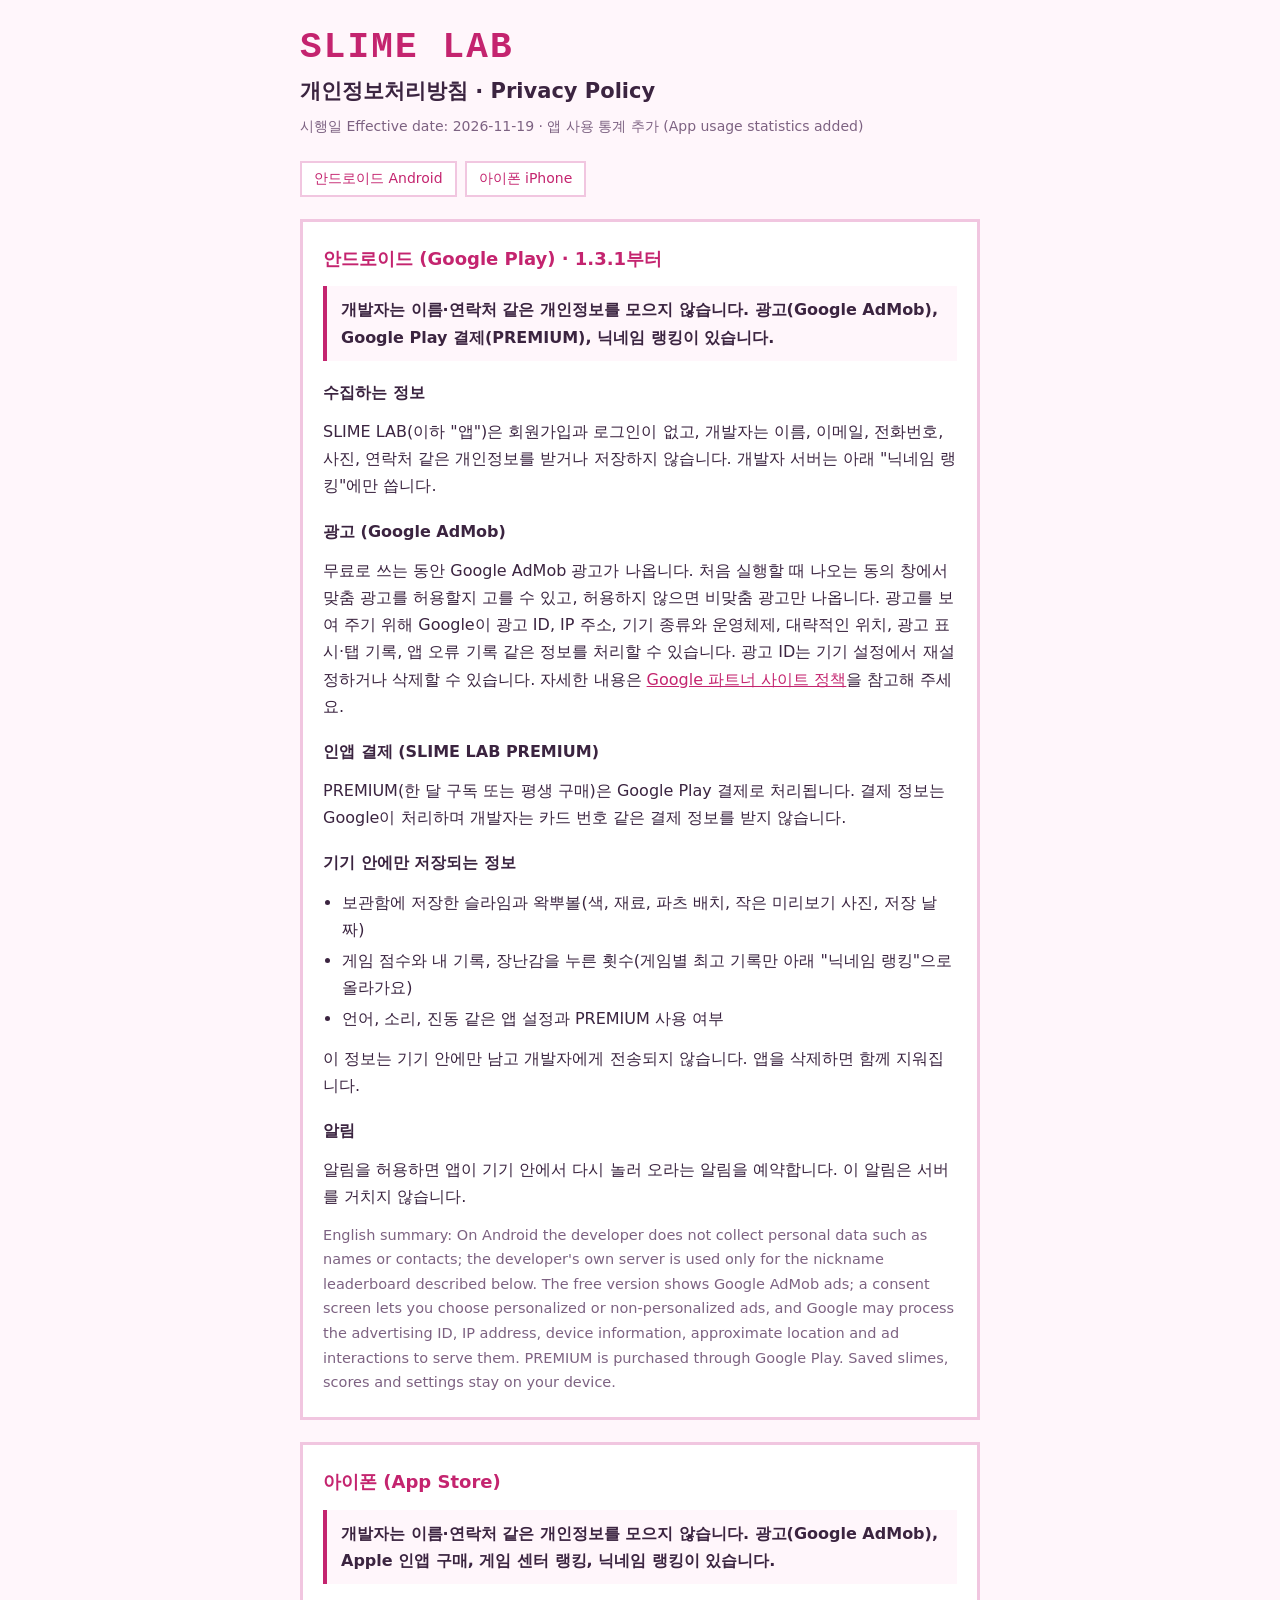
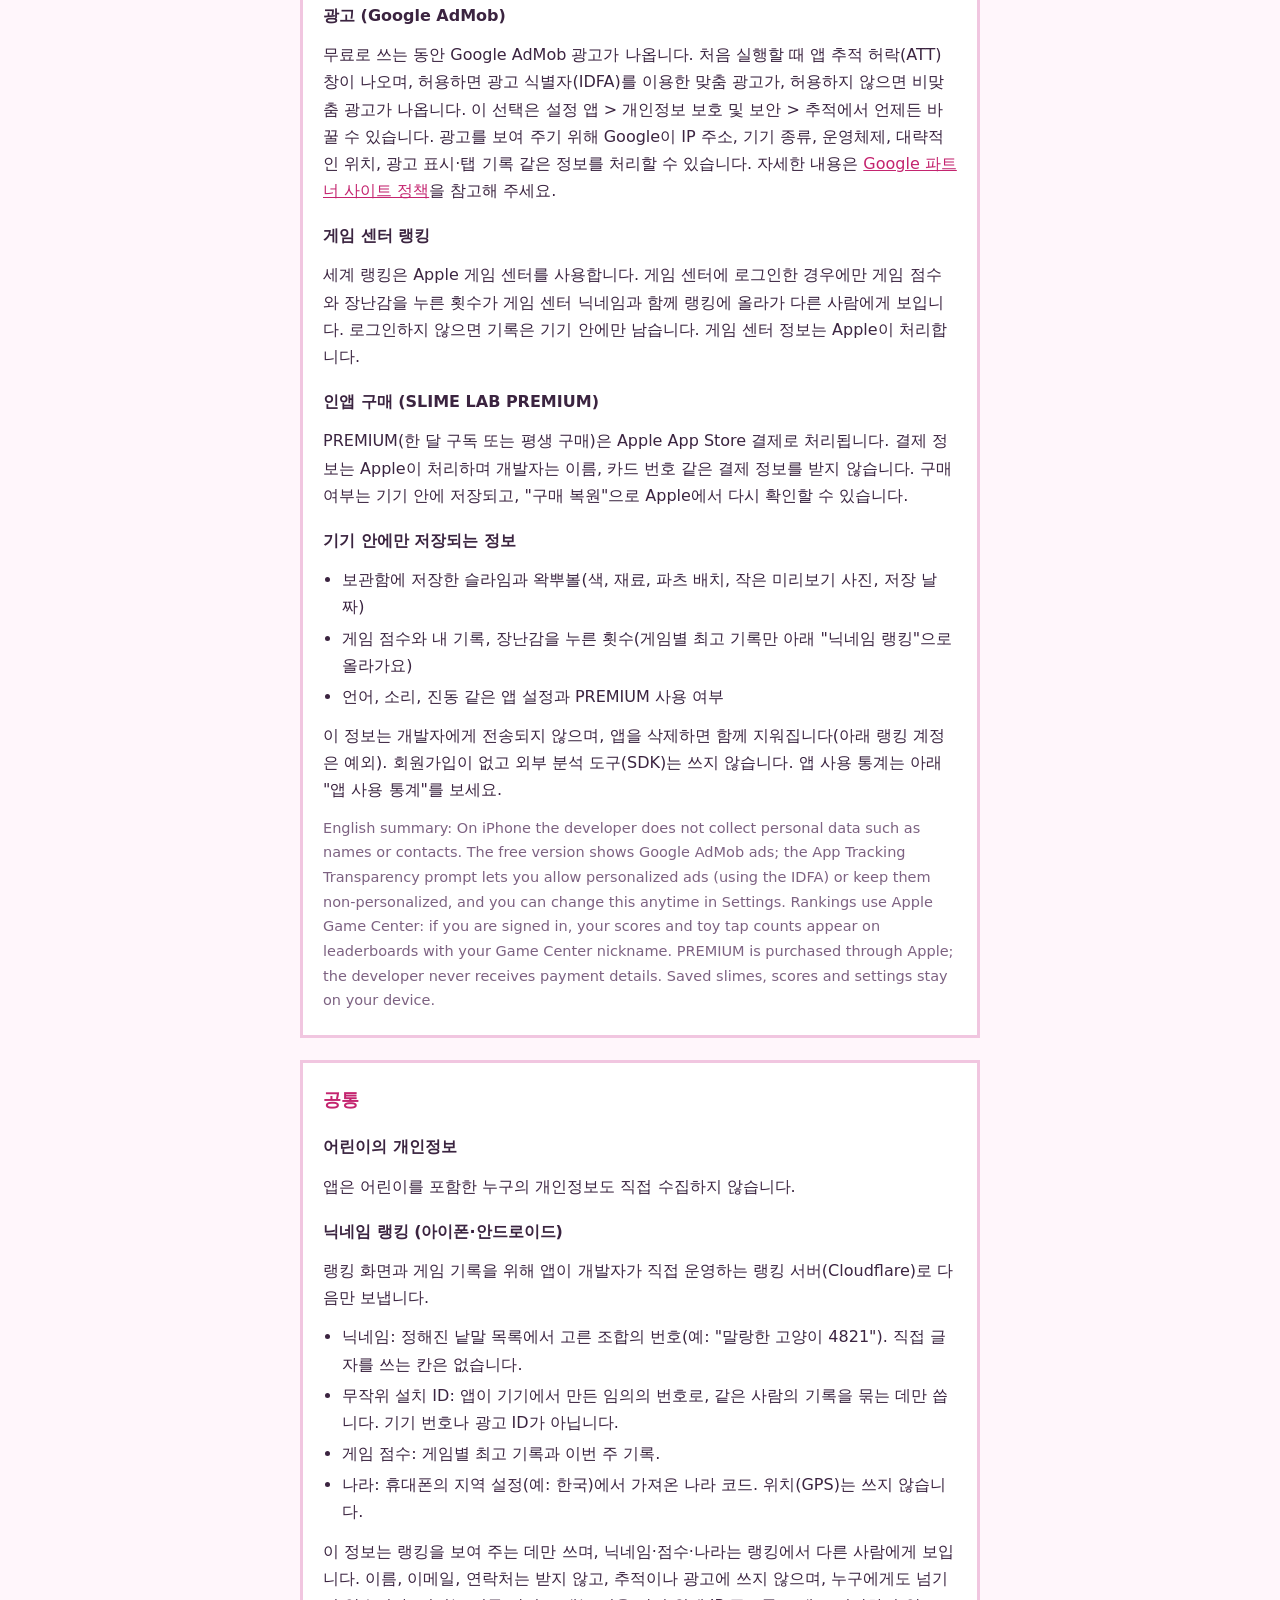
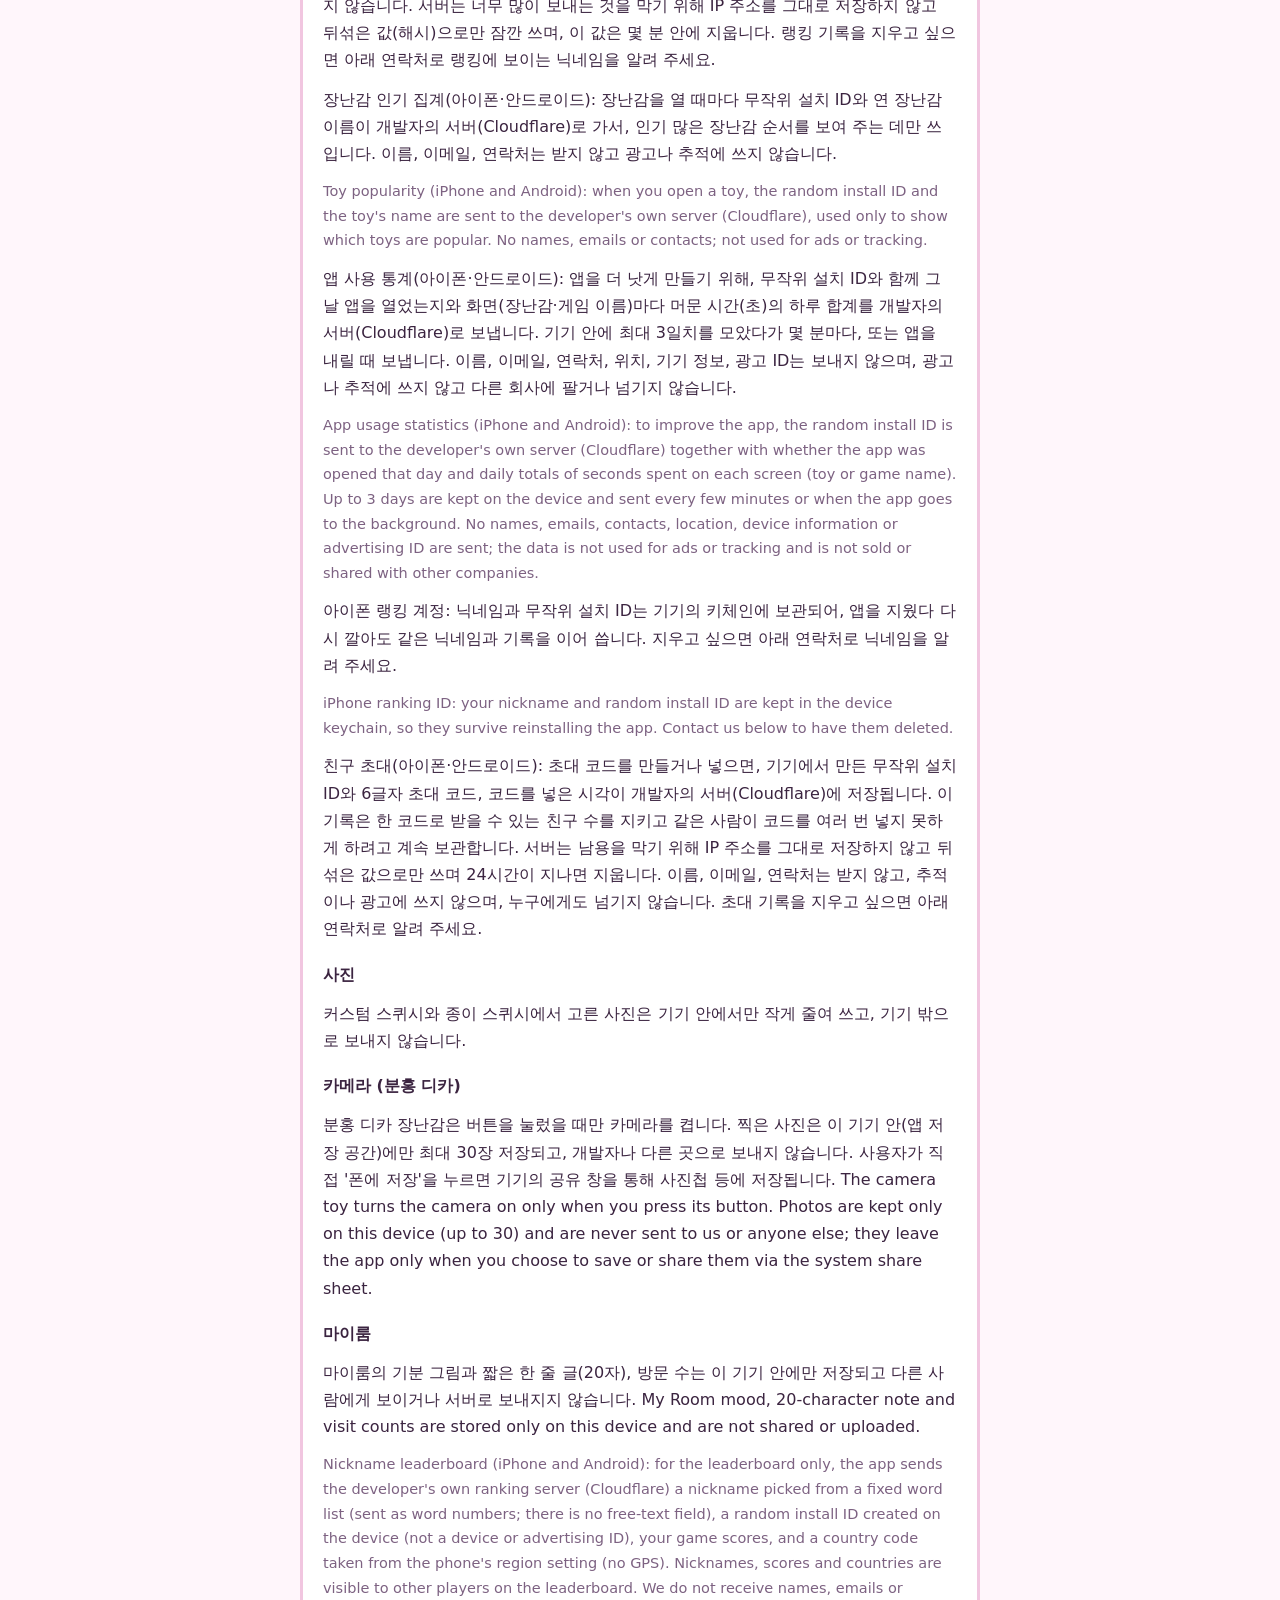
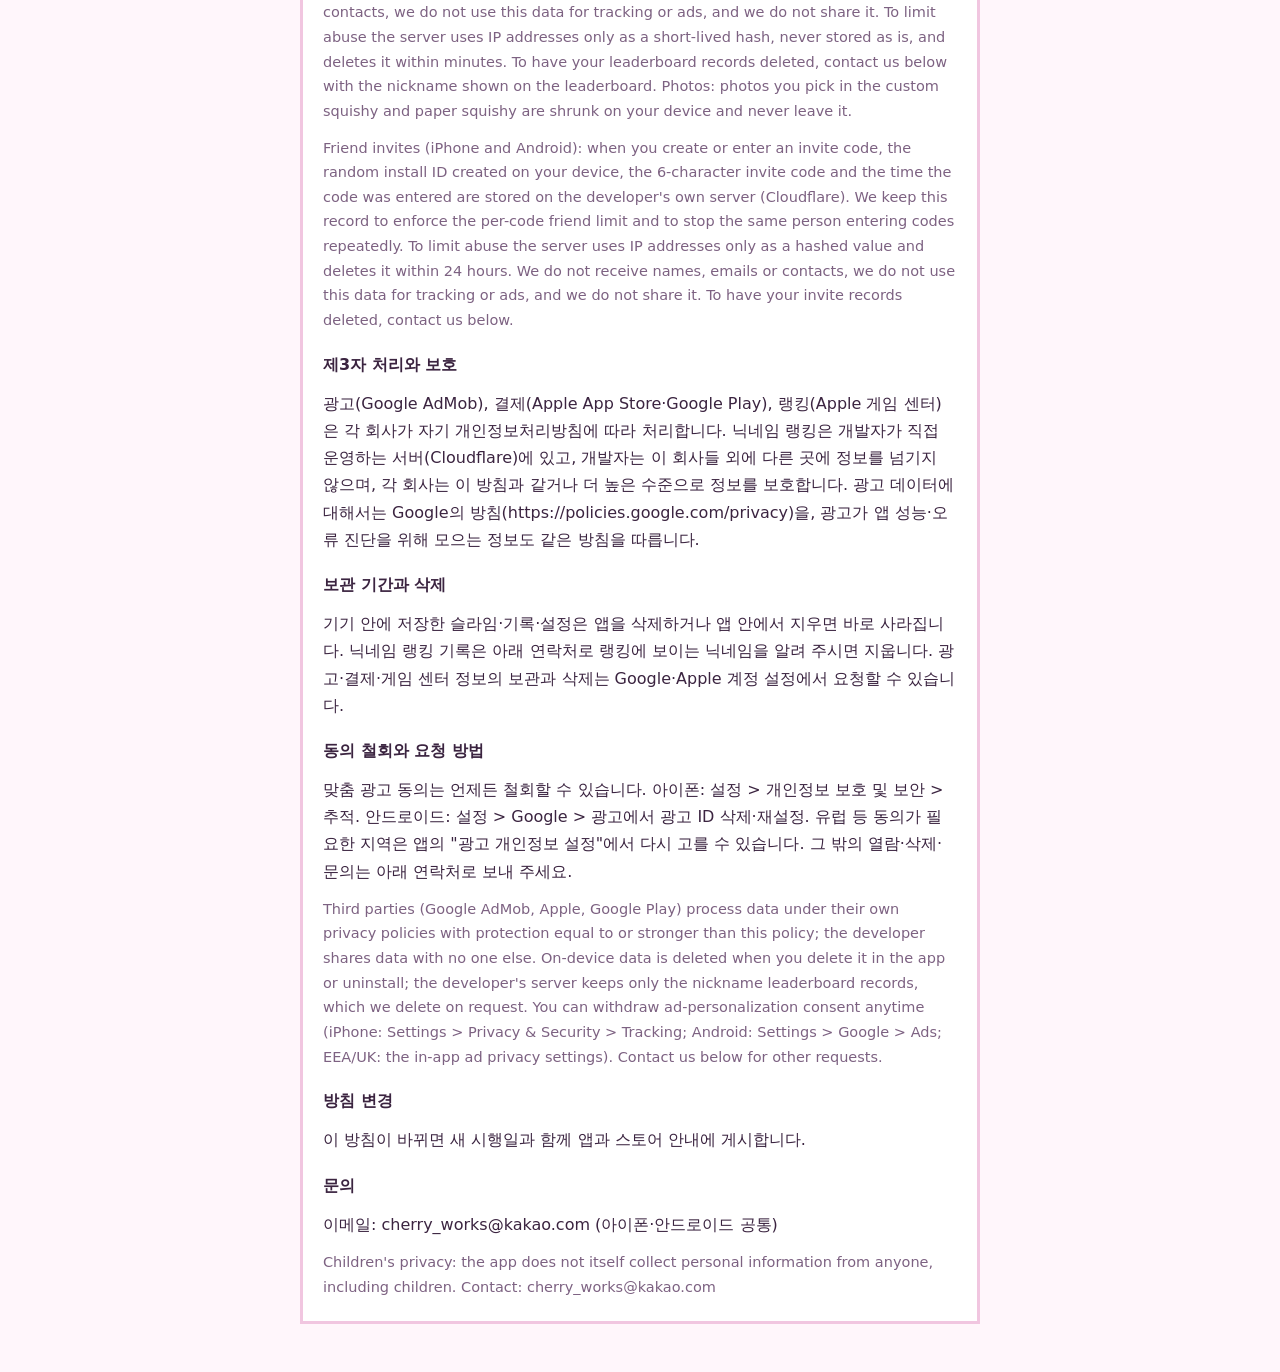
<file: slime-lab/privacy.html>
<!doctype html>
<html lang="ko">
<head>
<meta charset="utf-8">
<meta name="viewport" content="width=device-width, initial-scale=1, viewport-fit=cover">
<title>SLIME LAB Privacy Policy</title>
<!--
  원본: 저장소 루트 privacy-policy.html. 앱 안 사본: www/privacy.html (두 파일은 글자 하나까지 같아야 해요 — npm test가 확인).
  플랫폼마다 방침이 달라요(2026-11-10 고침).
    안드로이드 1.3.3부터: Google AdMob 광고(동의 창에서 맞춤/비맞춤), Google Play 결제(PREMIUM).
    아이폰: Google AdMob 광고(앱 추적 허락(ATT)에 따라 맞춤/비맞춤), Apple 인앱 구매(PREMIUM), 게임 센터 랭킹.
  ?p=android 또는 ?p=ios 로 열면 그 플랫폼 부분만 보여요. 아무것도 없으면 둘 다 보여요.
  바깥 글꼴·스크립트를 불러오지 않아요.
  2026-11-11: 닉네임 랭킹(우리 Cloudflare 서버, 아이폰·안드로이드 같이)과 사진(기기 밖으로 안 나감) 부분을 넣었어요.
-->
<style>
:root{
  --bg:#fff6fb; --panel:#ffffff; --ink:#3b2440; --muted:#7d6282; --line:#f1c6e0; --accent:#c4246f;
  --display:ui-monospace,"SF Mono",Menlo,Consolas,monospace;
  --ko:"Apple SD Gothic Neo","Noto Sans KR",system-ui,-apple-system,"Segoe UI",sans-serif;
}
@media (prefers-color-scheme: dark){:root:not([data-theme="light"]){--bg:#1d1420;--panel:#281b2c;--ink:#f6e8f2;--muted:#c3a6bd;--line:#553a57;--accent:#ff7fc0;color-scheme:dark}}
:root[data-theme="dark"]{--bg:#1d1420;--panel:#281b2c;--ink:#f6e8f2;--muted:#c3a6bd;--line:#553a57;--accent:#ff7fc0;color-scheme:dark}
*{box-sizing:border-box}
html{-webkit-text-size-adjust:100%}
body{margin:0;background:var(--bg);color:var(--ink);font-family:var(--ko);font-size:16px;line-height:1.7;padding:max(28px,env(safe-area-inset-top)) 16px max(48px,env(safe-area-inset-bottom))}
main{max-width:680px;margin:0 auto;display:grid;gap:22px}
header{display:grid;gap:6px}
.mark{font-family:var(--display);font-weight:700;color:var(--accent);font-size:clamp(26px,7vw,36px);letter-spacing:.06em;line-height:1.1}
h1{font-size:21px;margin:0;text-wrap:balance}
.meta{color:var(--muted);font-size:14px;margin:0}
nav{display:flex;flex-wrap:wrap;gap:8px}
nav a{border:2px solid var(--line);background:var(--panel);padding:4px 12px;text-decoration:none;font-size:14px}
section{background:var(--panel);border:3px solid var(--line);padding:22px 20px;display:grid;gap:12px}
h2{font-size:18px;margin:0;color:var(--accent)}
h3{font-size:16px;margin:6px 0 0}
p,ul{margin:0}
ul{padding-left:1.2em;display:grid;gap:4px}
.summary{border-left:4px solid var(--accent);padding:10px 14px;background:var(--bg);font-weight:700}
.en{color:var(--muted);font-size:14.5px}
a{color:var(--accent)}
a:focus-visible{outline:3px solid var(--accent);outline-offset:2px}
[hidden]{display:none!important}
</style>
</head>
<body>
<main>
  <header>
    <div class="mark">SLIME LAB</div>
    <h1>개인정보처리방침 · Privacy Policy</h1>
    <p class="meta">시행일 Effective date: 2026-11-19 · 앱 사용 통계 추가 (App usage statistics added)</p>
  </header>

  <nav id="platformNav" aria-label="플랫폼">
    <a href="#android">안드로이드 Android</a>
    <a href="#ios">아이폰 iPhone</a>
  </nav>

  <section id="android" data-platform="android">
    <h2>안드로이드 (Google Play) · 1.3.1부터</h2>
    <p class="summary">개발자는 이름·연락처 같은 개인정보를 모으지 않습니다. 광고(Google AdMob), Google Play 결제(PREMIUM), 닉네임 랭킹이 있습니다.</p>
    <h3>수집하는 정보</h3>
    <p>SLIME LAB(이하 "앱")은 회원가입과 로그인이 없고, 개발자는 이름, 이메일, 전화번호, 사진, 연락처 같은 개인정보를 받거나 저장하지 않습니다. 개발자 서버는 아래 "닉네임 랭킹"에만 씁니다.</p>
    <h3>광고 (Google AdMob)</h3>
    <p>무료로 쓰는 동안 Google AdMob 광고가 나옵니다. 처음 실행할 때 나오는 동의 창에서 맞춤 광고를 허용할지 고를 수 있고, 허용하지 않으면 비맞춤 광고만 나옵니다. 광고를 보여 주기 위해 Google이 광고 ID, IP 주소, 기기 종류와 운영체제, 대략적인 위치, 광고 표시·탭 기록, 앱 오류 기록 같은 정보를 처리할 수 있습니다. 광고 ID는 기기 설정에서 재설정하거나 삭제할 수 있습니다. 자세한 내용은 <a href="https://policies.google.com/technologies/partner-sites" target="_blank" rel="noopener">Google 파트너 사이트 정책</a>을 참고해 주세요.</p>
    <h3>인앱 결제 (SLIME LAB PREMIUM)</h3>
    <p>PREMIUM(한 달 구독 또는 평생 구매)은 Google Play 결제로 처리됩니다. 결제 정보는 Google이 처리하며 개발자는 카드 번호 같은 결제 정보를 받지 않습니다.</p>
    <h3>기기 안에만 저장되는 정보</h3>
    <ul>
      <li>보관함에 저장한 슬라임과 왁뿌볼(색, 재료, 파츠 배치, 작은 미리보기 사진, 저장 날짜)</li>
      <li>게임 점수와 내 기록, 장난감을 누른 횟수(게임별 최고 기록만 아래 "닉네임 랭킹"으로 올라가요)</li>
      <li>언어, 소리, 진동 같은 앱 설정과 PREMIUM 사용 여부</li>
    </ul>
    <p>이 정보는 기기 안에만 남고 개발자에게 전송되지 않습니다. 앱을 삭제하면 함께 지워집니다.</p>
    <h3>알림</h3>
    <p>알림을 허용하면 앱이 기기 안에서 다시 놀러 오라는 알림을 예약합니다. 이 알림은 서버를 거치지 않습니다.</p>
    <p class="en">English summary: On Android the developer does not collect personal data such as names or contacts; the developer's own server is used only for the nickname leaderboard described below. The free version shows Google AdMob ads; a consent screen lets you choose personalized or non-personalized ads, and Google may process the advertising ID, IP address, device information, approximate location and ad interactions to serve them. PREMIUM is purchased through Google Play. Saved slimes, scores and settings stay on your device.</p>
  </section>

  <section id="ios" data-platform="ios">
    <h2>아이폰 (App Store)</h2>
    <p class="summary">개발자는 이름·연락처 같은 개인정보를 모으지 않습니다. 광고(Google AdMob), Apple 인앱 구매, 게임 센터 랭킹, 닉네임 랭킹이 있습니다.</p>
    <h3>광고 (Google AdMob)</h3>
    <p>무료로 쓰는 동안 Google AdMob 광고가 나옵니다. 처음 실행할 때 앱 추적 허락(ATT) 창이 나오며, 허용하면 광고 식별자(IDFA)를 이용한 맞춤 광고가, 허용하지 않으면 비맞춤 광고가 나옵니다. 이 선택은 설정 앱 &gt; 개인정보 보호 및 보안 &gt; 추적에서 언제든 바꿀 수 있습니다. 광고를 보여 주기 위해 Google이 IP 주소, 기기 종류, 운영체제, 대략적인 위치, 광고 표시·탭 기록 같은 정보를 처리할 수 있습니다. 자세한 내용은 <a href="https://policies.google.com/technologies/partner-sites" target="_blank" rel="noopener">Google 파트너 사이트 정책</a>을 참고해 주세요.</p>
    <h3>게임 센터 랭킹</h3>
    <p>세계 랭킹은 Apple 게임 센터를 사용합니다. 게임 센터에 로그인한 경우에만 게임 점수와 장난감을 누른 횟수가 게임 센터 닉네임과 함께 랭킹에 올라가 다른 사람에게 보입니다. 로그인하지 않으면 기록은 기기 안에만 남습니다. 게임 센터 정보는 Apple이 처리합니다.</p>
    <h3>인앱 구매 (SLIME LAB PREMIUM)</h3>
    <p>PREMIUM(한 달 구독 또는 평생 구매)은 Apple App Store 결제로 처리됩니다. 결제 정보는 Apple이 처리하며 개발자는 이름, 카드 번호 같은 결제 정보를 받지 않습니다. 구매 여부는 기기 안에 저장되고, "구매 복원"으로 Apple에서 다시 확인할 수 있습니다.</p>
    <h3>기기 안에만 저장되는 정보</h3>
    <ul>
      <li>보관함에 저장한 슬라임과 왁뿌볼(색, 재료, 파츠 배치, 작은 미리보기 사진, 저장 날짜)</li>
      <li>게임 점수와 내 기록, 장난감을 누른 횟수(게임별 최고 기록만 아래 "닉네임 랭킹"으로 올라가요)</li>
      <li>언어, 소리, 진동 같은 앱 설정과 PREMIUM 사용 여부</li>
    </ul>
    <p>이 정보는 개발자에게 전송되지 않으며, 앱을 삭제하면 함께 지워집니다(아래 랭킹 계정은 예외). 회원가입이 없고 외부 분석 도구(SDK)는 쓰지 않습니다. 앱 사용 통계는 아래 "앱 사용 통계"를 보세요.</p>
    <p class="en">English summary: On iPhone the developer does not collect personal data such as names or contacts. The free version shows Google AdMob ads; the App Tracking Transparency prompt lets you allow personalized ads (using the IDFA) or keep them non-personalized, and you can change this anytime in Settings. Rankings use Apple Game Center: if you are signed in, your scores and toy tap counts appear on leaderboards with your Game Center nickname. PREMIUM is purchased through Apple; the developer never receives payment details. Saved slimes, scores and settings stay on your device.</p>
  </section>

  <section>
    <h2>공통</h2>
    <h3>어린이의 개인정보</h3>
    <p>앱은 어린이를 포함한 누구의 개인정보도 직접 수집하지 않습니다.</p>
    <h3>닉네임 랭킹 (아이폰·안드로이드)</h3>
    <p>랭킹 화면과 게임 기록을 위해 앱이 개발자가 직접 운영하는 랭킹 서버(Cloudflare)로 다음만 보냅니다.</p>
    <ul>
      <li>닉네임: 정해진 낱말 목록에서 고른 조합의 번호(예: "말랑한 고양이 4821"). 직접 글자를 쓰는 칸은 없습니다.</li>
      <li>무작위 설치 ID: 앱이 기기에서 만든 임의의 번호로, 같은 사람의 기록을 묶는 데만 씁니다. 기기 번호나 광고 ID가 아닙니다.</li>
      <li>게임 점수: 게임별 최고 기록과 이번 주 기록.</li>
      <li>나라: 휴대폰의 지역 설정(예: 한국)에서 가져온 나라 코드. 위치(GPS)는 쓰지 않습니다.</li>
    </ul>
    <p>이 정보는 랭킹을 보여 주는 데만 쓰며, 닉네임·점수·나라는 랭킹에서 다른 사람에게 보입니다. 이름, 이메일, 연락처는 받지 않고, 추적이나 광고에 쓰지 않으며, 누구에게도 넘기지 않습니다. 서버는 너무 많이 보내는 것을 막기 위해 IP 주소를 그대로 저장하지 않고 뒤섞은 값(해시)으로만 잠깐 쓰며, 이 값은 몇 분 안에 지웁니다. 랭킹 기록을 지우고 싶으면 아래 연락처로 랭킹에 보이는 닉네임을 알려 주세요.</p>
    <p>장난감 인기 집계(아이폰·안드로이드): 장난감을 열 때마다 무작위 설치 ID와 연 장난감 이름이 개발자의 서버(Cloudflare)로 가서, 인기 많은 장난감 순서를 보여 주는 데만 쓰입니다. 이름, 이메일, 연락처는 받지 않고 광고나 추적에 쓰지 않습니다.</p>
    <p class="en">Toy popularity (iPhone and Android): when you open a toy, the random install ID and the toy's name are sent to the developer's own server (Cloudflare), used only to show which toys are popular. No names, emails or contacts; not used for ads or tracking.</p>
    <p>앱 사용 통계(아이폰·안드로이드): 앱을 더 낫게 만들기 위해, 무작위 설치 ID와 함께 그날 앱을 열었는지와 화면(장난감·게임 이름)마다 머문 시간(초)의 하루 합계를 개발자의 서버(Cloudflare)로 보냅니다. 기기 안에 최대 3일치를 모았다가 몇 분마다, 또는 앱을 내릴 때 보냅니다. 이름, 이메일, 연락처, 위치, 기기 정보, 광고 ID는 보내지 않으며, 광고나 추적에 쓰지 않고 다른 회사에 팔거나 넘기지 않습니다.</p>
    <p class="en">App usage statistics (iPhone and Android): to improve the app, the random install ID is sent to the developer's own server (Cloudflare) together with whether the app was opened that day and daily totals of seconds spent on each screen (toy or game name). Up to 3 days are kept on the device and sent every few minutes or when the app goes to the background. No names, emails, contacts, location, device information or advertising ID are sent; the data is not used for ads or tracking and is not sold or shared with other companies.</p>
    <p data-platform="ios">아이폰 랭킹 계정: 닉네임과 무작위 설치 ID는 기기의 키체인에 보관되어, 앱을 지웠다 다시 깔아도 같은 닉네임과 기록을 이어 씁니다. 지우고 싶으면 아래 연락처로 닉네임을 알려 주세요.</p>
    <p class="en" data-platform="ios">iPhone ranking ID: your nickname and random install ID are kept in the device keychain, so they survive reinstalling the app. Contact us below to have them deleted.</p>
    <p>친구 초대(아이폰·안드로이드): 초대 코드를 만들거나 넣으면, 기기에서 만든 무작위 설치 ID와 6글자 초대 코드, 코드를 넣은 시각이 개발자의 서버(Cloudflare)에 저장됩니다. 이 기록은 한 코드로 받을 수 있는 친구 수를 지키고 같은 사람이 코드를 여러 번 넣지 못하게 하려고 계속 보관합니다. 서버는 남용을 막기 위해 IP 주소를 그대로 저장하지 않고 뒤섞은 값으로만 쓰며 24시간이 지나면 지웁니다. 이름, 이메일, 연락처는 받지 않고, 추적이나 광고에 쓰지 않으며, 누구에게도 넘기지 않습니다. 초대 기록을 지우고 싶으면 아래 연락처로 알려 주세요.</p>
    <h3>사진</h3>
    <p>커스텀 스퀴시와 종이 스퀴시에서 고른 사진은 기기 안에서만 작게 줄여 쓰고, 기기 밖으로 보내지 않습니다.</p>
    <h3>카메라 (분홍 디카)</h3>
    <p>분홍 디카 장난감은 버튼을 눌렀을 때만 카메라를 켭니다. 찍은 사진은 이 기기 안(앱 저장 공간)에만 최대 30장 저장되고, 개발자나 다른 곳으로 보내지 않습니다. 사용자가 직접 '폰에 저장'을 누르면 기기의 공유 창을 통해 사진첩 등에 저장됩니다. The camera toy turns the camera on only when you press its button. Photos are kept only on this device (up to 30) and are never sent to us or anyone else; they leave the app only when you choose to save or share them via the system share sheet.</p>
    <h3>마이룸</h3>
    <p>마이룸의 기분 그림과 짧은 한 줄 글(20자), 방문 수는 이 기기 안에만 저장되고 다른 사람에게 보이거나 서버로 보내지지 않습니다. My Room mood, 20-character note and visit counts are stored only on this device and are not shared or uploaded.</p>
    <p class="en">Nickname leaderboard (iPhone and Android): for the leaderboard only, the app sends the developer's own ranking server (Cloudflare) a nickname picked from a fixed word list (sent as word numbers; there is no free-text field), a random install ID created on the device (not a device or advertising ID), your game scores, and a country code taken from the phone's region setting (no GPS). Nicknames, scores and countries are visible to other players on the leaderboard. We do not receive names, emails or contacts, we do not use this data for tracking or ads, and we do not share it. To limit abuse the server uses IP addresses only as a short-lived hash, never stored as is, and deletes it within minutes. To have your leaderboard records deleted, contact us below with the nickname shown on the leaderboard. Photos: photos you pick in the custom squishy and paper squishy are shrunk on your device and never leave it.</p>
    <p class="en">Friend invites (iPhone and Android): when you create or enter an invite code, the random install ID created on your device, the 6-character invite code and the time the code was entered are stored on the developer's own server (Cloudflare). We keep this record to enforce the per-code friend limit and to stop the same person entering codes repeatedly. To limit abuse the server uses IP addresses only as a hashed value and deletes it within 24 hours. We do not receive names, emails or contacts, we do not use this data for tracking or ads, and we do not share it. To have your invite records deleted, contact us below.</p>
    <h3>제3자 처리와 보호</h3>
    <p>광고(Google AdMob), 결제(Apple App Store·Google Play), 랭킹(Apple 게임 센터)은 각 회사가 자기 개인정보처리방침에 따라 처리합니다. 닉네임 랭킹은 개발자가 직접 운영하는 서버(Cloudflare)에 있고, 개발자는 이 회사들 외에 다른 곳에 정보를 넘기지 않으며, 각 회사는 이 방침과 같거나 더 높은 수준으로 정보를 보호합니다. 광고 데이터에 대해서는 Google의 방침(https://policies.google.com/privacy)을, 광고가 앱 성능·오류 진단을 위해 모으는 정보도 같은 방침을 따릅니다.</p>
    <h3>보관 기간과 삭제</h3>
    <p>기기 안에 저장한 슬라임·기록·설정은 앱을 삭제하거나 앱 안에서 지우면 바로 사라집니다. 닉네임 랭킹 기록은 아래 연락처로 랭킹에 보이는 닉네임을 알려 주시면 지웁니다. 광고·결제·게임 센터 정보의 보관과 삭제는 Google·Apple 계정 설정에서 요청할 수 있습니다.</p>
    <h3>동의 철회와 요청 방법</h3>
    <p>맞춤 광고 동의는 언제든 철회할 수 있습니다. 아이폰: 설정 &gt; 개인정보 보호 및 보안 &gt; 추적. 안드로이드: 설정 &gt; Google &gt; 광고에서 광고 ID 삭제·재설정. 유럽 등 동의가 필요한 지역은 앱의 "광고 개인정보 설정"에서 다시 고를 수 있습니다. 그 밖의 열람·삭제·문의는 아래 연락처로 보내 주세요.</p>
    <p class="en">Third parties (Google AdMob, Apple, Google Play) process data under their own privacy policies with protection equal to or stronger than this policy; the developer shares data with no one else. On-device data is deleted when you delete it in the app or uninstall; the developer's server keeps only the nickname leaderboard records, which we delete on request. You can withdraw ad-personalization consent anytime (iPhone: Settings &gt; Privacy &amp; Security &gt; Tracking; Android: Settings &gt; Google &gt; Ads; EEA/UK: the in-app ad privacy settings). Contact us below for other requests.</p>
    <h3>방침 변경</h3>
    <p>이 방침이 바뀌면 새 시행일과 함께 앱과 스토어 안내에 게시합니다.</p>
    <h3>문의</h3>
    <p>이메일: cherry_works@kakao.com (아이폰·안드로이드 공통)</p>
    <p class="en">Children's privacy: the app does not itself collect personal information from anyone, including children. Contact: cherry_works@kakao.com</p>
  </section>
</main>
<script>
// ?p=android / ?p=ios: 그 플랫폼 부분만 보여요(앱 안에서 열 때). 없으면 둘 다.
(function(){
  var p='';try{p=new URLSearchParams(location.search).get('p')||''}catch(e){}
  if(p!=='android'&&p!=='ios')return;
  document.querySelectorAll('[data-platform]').forEach(function(s){s.hidden=s.getAttribute('data-platform')!==p});
  var nav=document.getElementById('platformNav');if(nav)nav.hidden=true;
})();
</script>
</body>
</html>
</file>
<file: site.css>
/* Cherry Works: one calm reading column, pink pixel accents borrowed from the SLIME LAB windows. */
@import url("https://fonts.googleapis.com/css2?family=Silkscreen&family=Gowun+Dodum&family=Nunito+Sans:opsz,wght@6..12,400;6..12,700&display=swap");
:root{
  --bg:#fff6fb;--panel:#ffffff;--ink:#3b2440;--muted:#7d6282;--line:#f1c6e0;--accent:#d4287f;
  --display:"Silkscreen","Courier New",monospace;
  --ko:"Gowun Dodum","Apple SD Gothic Neo","Noto Sans KR",system-ui,sans-serif;
  --en:"Nunito Sans",system-ui,-apple-system,"Segoe UI",sans-serif;
  color-scheme:light;
}
@media (prefers-color-scheme:dark){:root{--bg:#1d1420;--panel:#281b2c;--ink:#f6e8f2;--muted:#c3a6bd;--line:#553a57;--accent:#ff7fc0;color-scheme:dark}}
*{box-sizing:border-box}
html{-webkit-text-size-adjust:100%}
body{margin:0;background:var(--bg);color:var(--ink);font-family:var(--ko);font-size:16px;line-height:1.75;padding-inline:16px;padding-block:40px 64px}
main{max-width:680px;margin:0 auto;display:grid;gap:28px}
header{display:grid;gap:6px}
.mark{font-family:var(--display);color:var(--accent);font-size:clamp(28px,7vw,40px);letter-spacing:.06em;line-height:1.1;text-decoration:none}
h1{font-size:22px;margin:0;text-wrap:balance}
.meta{color:var(--muted);font-size:14px;margin:0}
section{background:var(--panel);border:3px solid var(--line);padding:24px 22px;display:grid;gap:14px}
section[lang="en"]{font-family:var(--en)}
h2{font-family:var(--display);font-size:13px;letter-spacing:.14em;color:var(--accent);margin:0;text-transform:uppercase}
h3{font-size:17px;margin:6px 0 0}
p,ul{margin:0}
ul{padding-left:1.2em;display:grid;gap:4px}
.summary{border-left:4px solid var(--accent);padding:10px 14px;background:var(--bg);font-weight:700}
a{color:var(--accent)}
a:focus-visible{outline:3px solid var(--accent);outline-offset:2px}
.app{display:flex;gap:16px;align-items:center}
.app img{width:72px;height:72px;border-radius:16px;flex:none;border:2px solid var(--line)}
.app div{min-width:0}
.mail{font-weight:700;word-break:break-all}
footer{color:var(--muted);font-size:13px;text-align:center}
</file>
<file: vibeCoding_02_startpage/style.css>
* { box-sizing: border-box; margin: 0; padding: 0; }

body {
  font-family: Arial, "Apple SD Gothic Neo", "Malgun Gothic", sans-serif;
  background: #fff;
  color: #202124;
  min-height: 100vh;
  display: flex;
  flex-direction: column;
}

.top-bar {
  display: flex;
  justify-content: space-between;
  align-items: center;
  padding: 14px 24px;
}

.sdu-logo {
  display: inline-flex;
  align-items: center;
  gap: 8px;
  text-decoration: none;
  color: #003a8c;
  padding: 6px 10px;
  border-radius: 8px;
  transition: background .2s;
}
.sdu-logo:hover { background: #f1f3f4; }
.sdu-mark {
  background: #003a8c;
  color: #fff;
  font-weight: 700;
  font-size: 14px;
  letter-spacing: 1px;
  padding: 6px 8px;
  border-radius: 6px;
}
.sdu-name { font-weight: 700; font-size: 15px; }

.clock { font-size: 14px; color: #5f6368; }

.container {
  flex: 1;
  width: 100%;
  max-width: 640px;
  margin: 0 auto;
  padding: 40px 16px 24px;
  display: flex;
  flex-direction: column;
  align-items: center;
}

.brand {
  font-size: 84px;
  font-weight: 500;
  letter-spacing: -3px;
  margin-bottom: 26px;
  user-select: none;
}
.c1 { color: #4285f4; }
.c2 { color: #ea4335; }
.c3 { color: #fbbc05; }
.c4 { color: #34a853; }

.search-box {
  width: 100%;
  display: flex;
  align-items: center;
  gap: 12px;
  border: 1px solid #dfe1e5;
  border-radius: 24px;
  padding: 0 18px;
  height: 48px;
  transition: box-shadow .2s, border-color .2s;
}
.search-box:hover,
.search-box:focus-within {
  box-shadow: 0 1px 6px rgba(32, 33, 36, .28);
  border-color: rgba(223, 225, 229, 0);
}
.search-box input {
  flex: 1;
  border: none;
  outline: none;
  font-size: 16px;
  background: transparent;
}

.search-buttons { margin-top: 24px; display: flex; gap: 12px; }
.search-buttons button {
  background: #f8f9fa;
  border: 1px solid #f8f9fa;
  border-radius: 4px;
  color: #3c4043;
  font-size: 14px;
  padding: 0 16px;
  height: 36px;
  cursor: pointer;
}
.search-buttons button:hover {
  border-color: #dadce0;
  box-shadow: 0 1px 1px rgba(0, 0, 0, .1);
}

.weather-section { width: 100%; margin-top: 44px; }
.weather-section h2 {
  font-size: 15px;
  font-weight: 500;
  color: #5f6368;
  margin-bottom: 12px;
  text-align: center;
}
.weather-cards { display: grid; grid-template-columns: 1fr 1fr; gap: 16px; }
.weather-card {
  border: 1px solid #dadce0;
  border-radius: 12px;
  padding: 18px;
  text-align: center;
}
.weather-card .city { font-weight: 700; font-size: 16px; }
.weather-card .icon { font-size: 40px; margin: 6px 0; }
.weather-card .temp { font-size: 30px; color: #202124; }
.weather-card .desc { font-size: 14px; color: #5f6368; margin-top: 4px; }
.weather-card .minmax { font-size: 13px; color: #80868b; margin-top: 4px; }

.quote-section {
  width: 100%;
  margin-top: 32px;
  padding: 20px 24px;
  background: #f8f9fa;
  border-radius: 12px;
  text-align: center;
}
.quote { font-size: 17px; line-height: 1.6; color: #202124; }
.quote::before { content: "“"; color: #4285f4; font-size: 22px; margin-right: 2px; }
.quote::after { content: "”"; color: #4285f4; font-size: 22px; margin-left: 2px; }
.author { margin-top: 8px; font-size: 14px; color: #5f6368; }
.quote-btn {
  margin-top: 12px;
  background: none;
  border: none;
  color: #1a73e8;
  font-size: 13px;
  cursor: pointer;
}
.quote-btn:hover { text-decoration: underline; }

.footer {
  background: #f2f2f2;
  color: #70757a;
  font-size: 14px;
  padding: 14px 24px;
  display: flex;
  justify-content: space-between;
  border-top: 1px solid #dadce0;
}

@media (max-width: 520px) {
  .brand { font-size: 60px; }
  .weather-cards { grid-template-columns: 1fr; }
  .footer { flex-direction: column; gap: 4px; }
}
</file>
<file: vibeCoding_04_url2qr/style.css>
* { box-sizing: border-box; margin: 0; padding: 0; }

:root {
  --mx: 50%;
  --my: 50%;
  --hue: 0deg;
  --ink: #3b3355;
  --accent: #ff9f1c;
}

body {
  font-family: "Pretendard", "Apple SD Gothic Neo", "Malgun Gothic", sans-serif;
  color: var(--ink);
  min-height: 100vh;
  overflow-x: hidden;
  background: #fffaf0;
}

/* 마우스 위치에 따라 색이 조금씩 바뀌는 밝은 그라데이션 배경 */
.bg {
  position: fixed;
  inset: 0;
  z-index: -1;
  background:
    radial-gradient(circle at var(--mx) var(--my), rgba(255, 214, 102, .85) 0%, rgba(255, 214, 102, 0) 45%),
    linear-gradient(135deg, #fff1c1 0%, #ffd6e8 45%, #d4ecff 100%);
  filter: hue-rotate(var(--hue));
  transition: filter .4s ease-out;
}

.header { padding: 20px 28px; }
.logo { height: 44px; display: block; border-radius: 8px; box-shadow: 0 4px 14px rgba(255, 159, 28, .25); }

.main {
  position: relative;
  min-height: calc(100vh - 84px);
}

.input-area {
  position: absolute;
  left: 50%;
  width: min(560px, calc(100% - 32px));
  transform: translate(-50%, -50%);
  text-align: center;
  transition: top .7s cubic-bezier(.22, 1, .36, 1);
}
.input-area.center { top: 42%; }
.input-area.bottom { top: calc(100% - 70px); }
.input-area.bottom .lead { display: none; }

.lead { font-size: 20px; font-weight: 600; margin-bottom: 18px; }

.input-wrap {
  display: flex;
  gap: 8px;
  padding: 8px;
  background: rgba(255, 255, 255, .75);
  border: 1px solid rgba(255, 255, 255, .9);
  border-radius: 999px;
  box-shadow: 0 10px 30px rgba(59, 51, 85, .12);
  backdrop-filter: blur(8px);
}
.input-wrap input {
  flex: 1;
  min-width: 0;
  border: none;
  outline: none;
  background: transparent;
  padding: 0 16px;
  font-size: 16px;
  color: var(--ink);
}
.input-wrap button {
  border: none;
  border-radius: 999px;
  padding: 12px 26px;
  font-size: 16px;
  font-weight: 700;
  color: #fff;
  background: linear-gradient(135deg, #ffb703, #fb8500);
  cursor: pointer;
  transition: transform .15s, box-shadow .15s;
}
.input-wrap button:hover { transform: translateY(-1px); box-shadow: 0 6px 16px rgba(251, 133, 0, .35); }

.qr-area {
  position: absolute;
  top: 44%;
  left: 50%;
  transform: translate(-50%, -50%) scale(.9);
  opacity: 0;
  pointer-events: none;
  transition: opacity .6s, transform .6s;
}
.qr-area.show {
  opacity: 1;
  transform: translate(-50%, -50%) scale(1);
  pointer-events: auto;
}

.qr-card {
  background: rgba(255, 255, 255, .85);
  border-radius: 24px;
  padding: 24px 24px 16px;
  box-shadow: 0 18px 40px rgba(59, 51, 85, .15);
  text-align: center;
}
.qr-box {
  width: 260px;
  height: 260px;
  cursor: pointer;
  transition: transform .2s;
}
.qr-box:hover { transform: scale(1.03); }
.qr-box canvas { width: 100%; height: 100%; display: block; border-radius: 8px; }
.hint { margin-top: 12px; font-size: 13px; color: #6b6388; }

@media (max-width: 480px) {
  .qr-box { width: 210px; height: 210px; }
  .input-wrap button { padding: 12px 18px; }
}
</file>
<file: vibeCoding_06_qrNshort/style.css>
* { box-sizing: border-box; margin: 0; padding: 0; }

body {
  font-family: "Pretendard", "Apple SD Gothic Neo", "Malgun Gothic", sans-serif;
  color: #2d2a4a;
  min-height: 100vh;
  background: linear-gradient(135deg, #fff1c1 0%, #ffd6e8 50%, #d4ecff 100%);
  display: flex;
  align-items: center;
  justify-content: center;
  padding: 24px 16px;
}

.wrap { width: 100%; max-width: 640px; text-align: center; }

.title { font-size: 56px; font-weight: 800; letter-spacing: -1px; }
.title span { color: #fb8500; }
.subtitle { margin-top: 10px; font-size: 17px; color: #5b5577; }

.menu {
  margin-top: 40px;
  display: grid;
  grid-template-columns: 1fr 1fr;
  gap: 20px;
}

.menu-btn {
  display: flex;
  flex-direction: column;
  align-items: center;
  gap: 8px;
  padding: 32px 16px;
  border-radius: 24px;
  background: rgba(255, 255, 255, .8);
  box-shadow: 0 14px 34px rgba(45, 42, 74, .12);
  text-decoration: none;
  color: inherit;
  transition: transform .2s, box-shadow .2s;
}
.menu-btn:hover { transform: translateY(-4px); box-shadow: 0 18px 40px rgba(45, 42, 74, .2); }
.menu-btn .icon {
  width: 64px; height: 64px;
  display: grid; place-items: center;
  border-radius: 18px;
  font-size: 32px;
  color: #fff;
}
.menu-btn.qr .icon { background: linear-gradient(135deg, #ffb703, #fb8500); }
.menu-btn.short .icon { background: linear-gradient(135deg, #8ecae6, #219ebc); }
.menu-btn .label { font-size: 22px; font-weight: 800; }
.menu-btn .desc { font-size: 14px; color: #6b6388; }

.foot { margin-top: 36px; font-size: 13px; color: #7a7396; }

@media (max-width: 480px) {
  .title { font-size: 44px; }
  .menu { grid-template-columns: 1fr; }
}
</file>
<file: vibeCoding_06_qrNshort/url2qr/style.css>
* { box-sizing: border-box; margin: 0; padding: 0; }

:root {
  --mx: 50%;
  --my: 50%;
  --hue: 0deg;
  --ink: #3b3355;
  --accent: #ff9f1c;
}

body {
  font-family: "Pretendard", "Apple SD Gothic Neo", "Malgun Gothic", sans-serif;
  color: var(--ink);
  min-height: 100vh;
  overflow-x: hidden;
  background: #fffaf0;
}

/* 마우스 위치에 따라 색이 조금씩 바뀌는 밝은 그라데이션 배경 */
.bg {
  position: fixed;
  inset: 0;
  z-index: -1;
  background:
    radial-gradient(circle at var(--mx) var(--my), rgba(255, 214, 102, .85) 0%, rgba(255, 214, 102, 0) 45%),
    linear-gradient(135deg, #fff1c1 0%, #ffd6e8 45%, #d4ecff 100%);
  filter: hue-rotate(var(--hue));
  transition: filter .4s ease-out;
}

.header { padding: 20px 28px; display: flex; align-items: center; justify-content: space-between; }
.home-link { color: #3b3355; text-decoration: none; font-weight: 700; font-size: 14px; padding: 8px 14px; border-radius: 999px; background: rgba(255,255,255,.7); }
.home-link:hover { background: #fff; }
.logo { height: 44px; display: block; border-radius: 8px; box-shadow: 0 4px 14px rgba(255, 159, 28, .25); }

.main {
  position: relative;
  min-height: calc(100vh - 84px);
}

.input-area {
  position: absolute;
  left: 50%;
  width: min(560px, calc(100% - 32px));
  transform: translate(-50%, -50%);
  text-align: center;
  transition: top .7s cubic-bezier(.22, 1, .36, 1);
}
.input-area.center { top: 42%; }
.input-area.bottom { top: calc(100% - 70px); }
.input-area.bottom .lead { display: none; }

.lead { font-size: 20px; font-weight: 600; margin-bottom: 18px; }

.input-wrap {
  display: flex;
  gap: 8px;
  padding: 8px;
  background: rgba(255, 255, 255, .75);
  border: 1px solid rgba(255, 255, 255, .9);
  border-radius: 999px;
  box-shadow: 0 10px 30px rgba(59, 51, 85, .12);
  backdrop-filter: blur(8px);
}
.input-wrap input {
  flex: 1;
  min-width: 0;
  border: none;
  outline: none;
  background: transparent;
  padding: 0 16px;
  font-size: 16px;
  color: var(--ink);
}
.input-wrap button {
  border: none;
  border-radius: 999px;
  padding: 12px 26px;
  font-size: 16px;
  font-weight: 700;
  color: #fff;
  background: linear-gradient(135deg, #ffb703, #fb8500);
  cursor: pointer;
  transition: transform .15s, box-shadow .15s;
}
.input-wrap button:hover { transform: translateY(-1px); box-shadow: 0 6px 16px rgba(251, 133, 0, .35); }

.qr-area {
  position: absolute;
  top: 44%;
  left: 50%;
  transform: translate(-50%, -50%) scale(.9);
  opacity: 0;
  pointer-events: none;
  transition: opacity .6s, transform .6s;
}
.qr-area.show {
  opacity: 1;
  transform: translate(-50%, -50%) scale(1);
  pointer-events: auto;
}

.qr-card {
  background: rgba(255, 255, 255, .85);
  border-radius: 24px;
  padding: 24px 24px 16px;
  box-shadow: 0 18px 40px rgba(59, 51, 85, .15);
  text-align: center;
}
.qr-box {
  width: 260px;
  height: 260px;
  cursor: pointer;
  transition: transform .2s;
}
.qr-box:hover { transform: scale(1.03); }
.qr-box canvas { width: 100%; height: 100%; display: block; border-radius: 8px; }
.hint { margin-top: 12px; font-size: 13px; color: #6b6388; }

@media (max-width: 480px) {
  .qr-box { width: 210px; height: 210px; }
  .input-wrap button { padding: 12px 18px; }
}
</file>
<file: vibeCoding_06_qrNshort/urlShort/style.css>
* { box-sizing: border-box; margin: 0; padding: 0; }

body {
  font-family: "Pretendard", "Apple SD Gothic Neo", "Malgun Gothic", sans-serif;
  color: #2d2a4a;
  min-height: 100vh;
  background: linear-gradient(135deg, #d4ecff 0%, #ffd6e8 55%, #fff1c1 100%);
}

.header {
  display: flex;
  justify-content: space-between;
  align-items: center;
  padding: 20px 28px;
}
.brand { font-size: 26px; font-weight: 800; color: #2d2a4a; text-decoration: none; }
.brand span { color: #fb8500; }
.home-link {
  color: #2d2a4a; text-decoration: none; font-weight: 700; font-size: 14px;
  padding: 8px 14px; border-radius: 999px; background: rgba(255, 255, 255, .7);
}
.home-link:hover { background: #fff; }

.card {
  width: min(600px, calc(100% - 32px));
  margin: 40px auto;
  padding: 32px;
  border-radius: 24px;
  background: rgba(255, 255, 255, .85);
  box-shadow: 0 18px 40px rgba(45, 42, 74, .14);
}
h1 { font-size: 28px; }
.sub { margin-top: 6px; color: #6b6388; font-size: 15px; }

.field-label { display: block; margin: 22px 0 8px; font-weight: 700; font-size: 14px; }

.row { display: flex; gap: 8px; }
.row input {
  flex: 1;
  min-width: 0;
  padding: 14px 16px;
  font-size: 15px;
  border: 1px solid #d9d4ea;
  border-radius: 12px;
  outline: none;
  background: #fff;
  color: #2d2a4a;
}
.row input:focus { border-color: #219ebc; box-shadow: 0 0 0 3px rgba(33, 158, 188, .18); }
#result { background: #f6f4fb; font-weight: 700; color: #1d6f86; }

button {
  border: none;
  border-radius: 12px;
  padding: 0 22px;
  font-size: 15px;
  font-weight: 700;
  color: #fff;
  background: linear-gradient(135deg, #8ecae6, #219ebc);
  cursor: pointer;
  white-space: nowrap;
}
button.secondary { background: linear-gradient(135deg, #ffb703, #fb8500); }
button:disabled { background: #cfcbdc; cursor: not-allowed; }

.message { min-height: 22px; margin-top: 14px; font-size: 14px; color: #c0392b; }
.message.ok { color: #1d7a4d; }

.to-qr {
  display: inline-block;
  margin-top: 6px;
  padding: 10px 16px;
  border-radius: 12px;
  background: #fff4dc;
  color: #b35f00;
  font-weight: 700;
  text-decoration: none;
}
.to-qr:hover { background: #ffe9b8; }
.hidden { display: none; }

@media (max-width: 480px) {
  .card { padding: 22px; }
  .row { flex-direction: column; }
  button { padding: 12px; }
}
</file>
